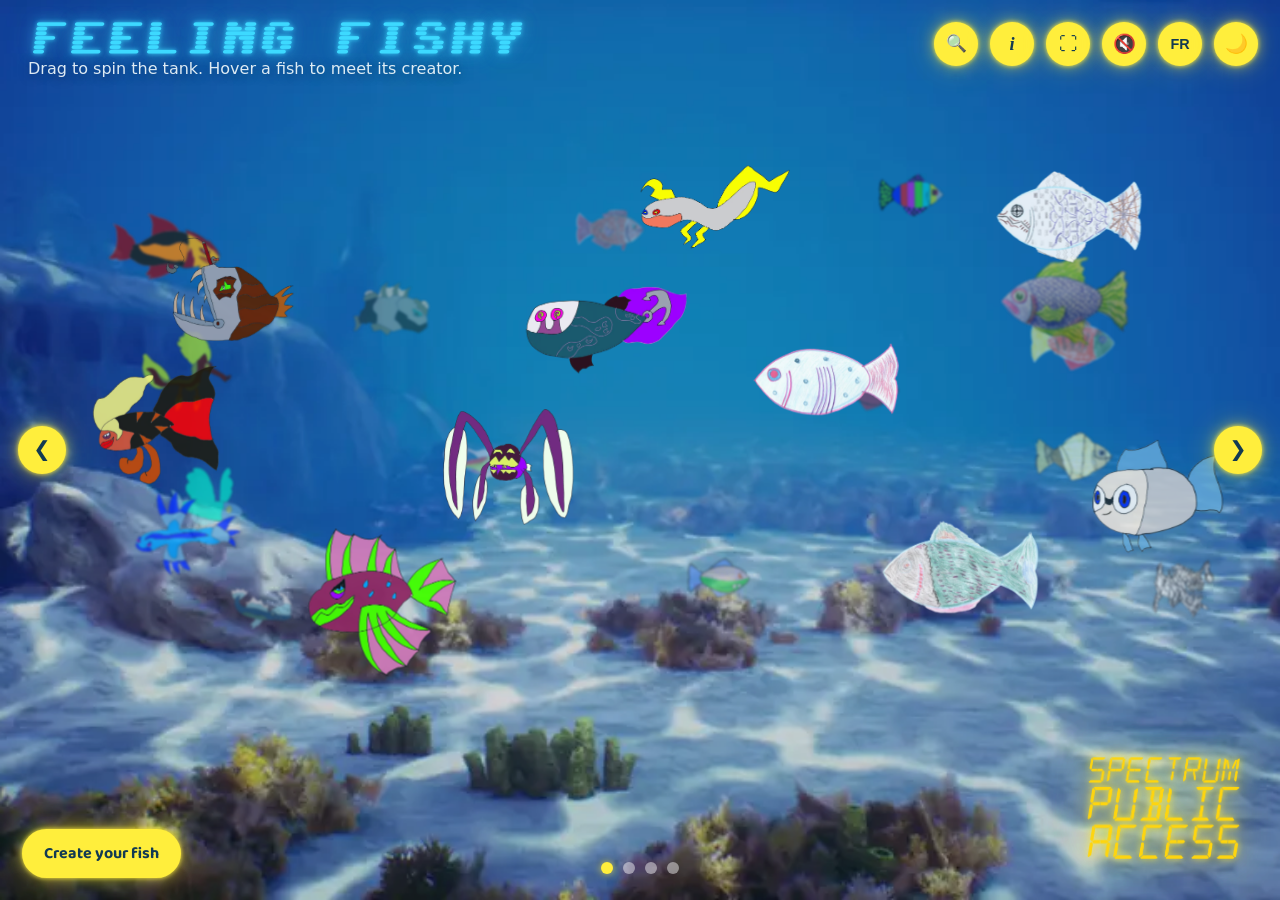
<file: deploy/feeling-fishy/index.html>
<!DOCTYPE html>
<html lang="en">
<head>
<meta charset="UTF-8">
<meta name="viewport" content="width=device-width, initial-scale=1.0">
<title>Feeling Fishy — The Spectrum Aquarium</title>
<meta name="description" content="An interactive art project from Spectrum Public Access — every fish in this aquarium was drawn by a real participant. Hover to meet the artist, or add your own.">
<link rel="icon" type="image/png" href="images/logo.png">

<!-- Social share preview (Facebook, Discord, Slack, iMessage, etc.) -->
<meta property="og:type" content="website">
<meta property="og:site_name" content="Spectrum Public Access">
<meta property="og:title" content="Feeling Fishy — The Spectrum Aquarium">
<meta property="og:description" content="An interactive art project from Spectrum Public Access — every fish in this aquarium was drawn by a real participant. Hover to meet the artist, or add your own.">
<meta property="og:image" content="images/og-preview.jpg">
<!-- ✏️ Add og:url once you have a real deployed domain, e.g.
     <meta property="og:url" content="https://your-domain-here/feeling-fishy/"> -->

<meta name="twitter:card" content="summary_large_image">
<meta name="twitter:title" content="Feeling Fishy — The Spectrum Aquarium">
<meta name="twitter:description" content="An interactive art project from Spectrum Public Access — every fish in this aquarium was drawn by a real participant. Hover to meet the artist, or add your own.">
<meta name="twitter:image" content="images/og-preview.jpg">

<!-- Fonts: Sixtyfour is a segmented digital-display font matching
     the SPA logo style; Baloo 2 stays for the fish name cards
     (falls back to system fonts wherever Google Fonts can't load) -->
<link rel="preconnect" href="https://fonts.googleapis.com">
<link href="https://fonts.googleapis.com/css2?family=Baloo+2:wght@600;700&family=Sixtyfour&display=swap" rel="stylesheet">

<script>
/* ==============================================================
   EMBEDDED DEMO IMAGES
   These five submissions are baked into the file as text so the
   preview works anywhere. On your real site you'll use normal
   files instead, e.g.  image: "images/my-fish.png"
   ============================================================== */
const EMBEDDED_IMAGES = {
  inlayCreate: "images/inlay-create.webp",   // placeholder -- swap out later
  inlaySubmit: "images/inlay-submit.webp",   // placeholder -- swap out later
  inlayDrawHere: "images/inlay-draw-here.webp",       // placeholder -- swap out later
  inlayDrawAtHome: "images/inlay-draw-at-home.webp",  // placeholder -- swap out later
  inlayPng: "images/inlay-print.webp",
  inlayKrita: "images/inlay-krita.webp",
  inlayPsd: "images/inlay-psd.webp",
  logo: "images/logo-2.webp",
  fish0: "images/fish/fish0.webp",
  fish83: "images/fish/fish83.webp",
  fish82: "images/fish/fish82.webp",
  fish81: "images/fish/fish81.webp",
  fish80: "images/fish/fish80.webp",
  fish79: "images/fish/fish79.webp",
  fish78: "images/fish/fish78.webp",
  fish77: "images/fish/fish77.webp",
  fish75: "images/fish/fish75.webp",
  fish72: "images/fish/fish72.webp",
  fish1: "images/fish/fish1.webp",
  fish2: "images/fish/fish2.webp",
  fish3: "images/fish/fish3.webp",
  fish4: "images/fish/fish4.webp",
  fish5: "images/fish/fish5.webp",
  fish6: "images/fish/fish6.webp",
  fish7: "images/fish/fish7.webp",
  fish8: "images/fish/fish8.webp",
  fish9: "images/fish/fish9.webp",
  fish10: "images/fish/fish10.webp",
  fish11: "images/fish/fish11.webp",
  fish12: "images/fish/fish12.webp",
  fish13: "images/fish/fish13.webp",
  fish14: "images/fish/fish14.webp",
  fish15: "images/fish/fish15.webp",
  fish16: "images/fish/fish16.webp",
  fish17: "images/fish/fish17.webp",
  fish18: "images/fish/fish18.webp",
  fish19: "images/fish/fish19.webp",
  fish20: "images/fish/fish20.webp",
  fish21: "images/fish/fish21.webp",
  fish22: "images/fish/fish22.webp",
  fish23: "images/fish/fish23.webp",
  fish24: "images/fish/fish24.webp",
  fish25: "images/fish/fish25.webp",
  fish26: "images/fish/fish26.webp",
  fish27: "images/fish/fish27.webp",
  fish28: "images/fish/fish28.webp",
  fish29: "images/fish/fish29.webp",
  fish30: "images/fish/fish30.webp",
  fish31: "images/fish/fish31.webp",
  fish32: "images/fish/fish32.webp",
  fish33: "images/fish/fish33.webp",
  fish34: "images/fish/fish34.webp",
  fish36: "images/fish/fish36.webp",
  fish37: "images/fish/fish37.webp",
  fish38: "images/fish/fish38.webp",
  fish39: "images/fish/fish39.webp",
  fish40: "images/fish/fish40.webp",
  fish41: "images/fish/fish41.webp",
  fish42: "images/fish/fish42.webp",
  fish43: "images/fish/fish43.webp",
  fish44: "images/fish/fish44.webp",
  fish45: "images/fish/fish45.webp",
  fish46: "images/fish/fish46.webp",
  fish47: "images/fish/fish47.webp",
  fish48: "images/fish/fish48.webp",
  fish49: "images/fish/fish49.webp",
  fish50: "images/fish/fish50.webp",
  fish51: "images/fish/fish51.webp",
  fish52: "images/fish/fish52.webp",
  fish53: "images/fish/fish53.webp",
  fish54: "images/fish/fish54.webp",
  fish55: "images/fish/fish55.webp",
  fish56: "images/fish/fish56.webp",
  fish57: "images/fish/fish57.webp",
  fish58: "images/fish/fish58.webp",
  fish59: "images/fish/fish59.webp",
  fish60: "images/fish/fish60.webp",
  fish61: "images/fish/fish61.webp",
  fish62: "images/fish/fish62.webp",
  fish63: "images/fish/fish63.webp",
  fish64: "images/fish/fish64.webp",
  fish65: "images/fish/fish65.webp",
  fish66: "images/fish/fish66.webp",
  fish67: "images/fish/fish67.webp",
  fish68: "images/fish/fish68.webp",
  fish69: "images/fish/fish69.webp",
  fish70: "images/fish/fish70.webp",
  fish71: "images/fish/fish71.webp",
};

/* Embedded demo audio — on the real site use files instead,
   e.g.  music: "audio/ambience.mp3"  */
const EMBEDDED_AUDIO = {
  music: "audio/music.mp3",
  chime: "audio/chime.mp3",
  pluck: "audio/pluck.mp3",
  drag: "audio/drag.mp3",
};

/* Embedded demo video (720p). On the real site, use the full-quality
   file instead:  backgroundVideo: "video/scene.mp4"  */
const EMBEDDED_VIDEO = "video/background.mp4";

/* A still frame from the video above, shown instantly while the
   video itself is still buffering — otherwise there's a blank gap
   (just the gradient) for however long the video takes to load. */
const EMBEDDED_VIDEO_POSTER = "video/background-poster.webp";

/* Portrait-cropped versions of the two above, used on phones instead.
   object-fit:cover on a tall narrow screen already only shows a
   ~26% center slice of the widescreen video — this is that same
   slice, pre-cropped before encoding, so the file is ~53% smaller
   with zero visible quality loss (nothing here was ever going to be
   on screen on a phone anyway). */
const EMBEDDED_VIDEO_MOBILE = "video/background-mobile.mp4";
const EMBEDDED_VIDEO_POSTER_MOBILE = "video/background-poster-mobile.webp";

/* The printable fish template, embedded at full print quality.
   On the real site, use a file: templateUrl: "files/template.png" */
const EMBEDDED_TEMPLATE = "files/fish-template.png";
</script>

<script>
/* ██████████████████████████████████████████████████████████████
   ██  YOUR DATA — the only section you edit                   ██
   ██  Everything below the big line is the engine.            ██
   ██████████████████████████████████████████████████████████████ */

const SETTINGS = {
  // Starting language: "en" or "fr"
  language: "en",

  // Logo shown top-right. Uses your embedded SPA logo — on the real
  // site you can point it at a file instead: logo: "images/logo.png"
  logo: EMBEDDED_IMAGES.logo,

  // The "Create your fish" button opens a pop-up with two options:
  // 1) Download the fish template (the embedded printable PNG)
  templateUrl: EMBEDDED_TEMPLATE,

  // Layered versions of the template for digital artists. Export
  // these from your own Photoshop / Krita source files and put
  // them next to the site. Set either to null to hide its button.
  templatePsd: "files/Feeling-Fishy-Template.psd",
  templateKrita: "files/Feeling-Fishy-Template.kra",

  // Vending-button inlay artwork (all optional). Point any of
  // these at an image (roughly 5:4, like an old machine's paper
  // inlay) and it fills that button's window — your own designs,
  // or logo art you have the rights to use.
  // Example: buttonInlays: { png: "images/inlay-print.png" },
  buttonInlays: {
    create: EMBEDDED_IMAGES.inlayCreate,  // "DESIGN A FISH" button -- placeholder
    draw: EMBEDDED_IMAGES.inlayDrawHere,  // "DRAW HERE" button -- placeholder
    download: EMBEDDED_IMAGES.inlayDrawAtHome,  // "DRAW AT HOME" button -- placeholder
    submit: EMBEDDED_IMAGES.inlaySubmit,  // "SUBMIT A FISH" button -- placeholder
    png: EMBEDDED_IMAGES.inlayPng,      // "Ready to print" format button
    psd: EMBEDDED_IMAGES.inlayPsd,      // Photoshop format button
    krita: EMBEDDED_IMAGES.inlayKrita,  // Krita format button
  },

  // Sound played when the "Create your fish" button is clicked:
  createSound: EMBEDDED_AUDIO.pluck,

  // Sound that plays while dragging the tank (stops on release,
  // and its pitch bends with your drag speed — underwater scratch):
  dragSound: EMBEDDED_AUDIO.drag,
  // 2) Submit your fish — your monday.com form's EMBED link (in
  //    monday: create a WorkForm, click Share → Embed, copy the
  //    src="..." URL from the iframe code). This opens inline in a
  //    pop-up over the tank rather than leaving the site.
  submitEmbedUrl: "https://forms.monday.com/forms/embed/712a0b5d93bb6187748b14aade412e28?r=use1",

  // 3) The draw tool's own "Submit My Fish" button skips that iframe
  //    entirely -- it posts the finished drawing straight to this
  //    Cloudflare Worker endpoint (see deploy/automation/
  //    cloudflare-worker.js), which creates the monday.com item and
  //    attaches the file itself via the API. Set to null to fall back
  //    to the old behavior (download the PNG, open the monday form).
  directSubmitEndpoint: "https://autofish.cameron-d89.workers.dev/submit-fish",

  // 4) After a successful submission, "Continue with my email" sends
  //    the visitor here with ?email=<their email> pre-filled — the
  //    portal's own sign-in flow (email OTP code) takes it from there
  //    and creates a free-tier account for them. Set to null to hide
  //    that button entirely and only show the plain "Done" close button.
  portalLoginUrl: "https://spectrumpublicaccess.com/filmlab/login",

  // Your ambience track. Set to null for no music.
  // On the real site, use a file: music: "audio/ambience.mp3"
  music: EMBEDDED_AUDIO.music,

  // Your own painted backdrop, or null for the color gradient:
  background: null,

  // A looping video backdrop (e.g. rendered from Unreal Engine).
  // Overrides `background`. Use .mp4 or .webm, e.g. "video/scene.mp4"
  backgroundVideo: EMBEDDED_VIDEO,

  // A still frame from the video, shown the instant the page loads
  // while the real video is still buffering. Set to null to skip
  // (shows the gradient instead until the video is ready).
  backgroundVideoPoster: EMBEDDED_VIDEO_POSTER,

  // Optional lighter/portrait-cropped versions used below 640px
  // width instead of the two above. Set either to null to just use
  // the regular version everywhere.
  backgroundVideoMobile: EMBEDDED_VIDEO_MOBILE,
  backgroundVideoPosterMobile: EMBEDDED_VIDEO_POSTER_MOBILE,

  // Darkens the video slightly so the fish stand out.
  // 0 = off, 0.15 = subtle, 0.4 = moody. Only affects video backdrops.
  videoDimmer: 0.15,
};

/* LANGUAGES — every visitor-facing phrase, in both languages.
   Edit the wording freely; the FR/EN button switches between them. */
const TEXT = {
  en: {
    tagline: "Drag to spin the tank. Hover a fish to meet its creator.",
    create: "Create your fish",
    nextSchool: "Next school of fish",
    prevSchool: "Previous school of fish",
    nextOption: "Next option",
    prevOption: "Previous option",
    createTitle: "Add your fish to the tank!",
    createInfoToggle: "How does it work?",
    optCreate: "DESIGN A FISH",
    createChooseTitle: "How do you want to make it?",
    download: "DRAW AT HOME",
    draw: "DRAW HERE",
    submit: "SUBMIT A FISH",
    howItWorksTitle: "How does it work?",
    walkMake: "Draw it right here, or download a template and make it your own way.",
    walkSend: "Send it in — it only takes a minute.",
    walkReview: "A real person checks every fish before it joins the tank.",
    walkSwim: "Once it's approved, your fish swims for everyone to see!",
    walkthroughPlaceholder: "Scene {n} of {total} — illustration coming soon",
    downloadTitle: "Choose your template",
    asIs: "Ready to print",
    psd: "Photoshop (PSD)",
    krita: "Krita (KRA)",
    downloadInfoToggle: "How does it work?",
    templateHowItWorksTitle: "How does it work?",
    walkTemplateFreedom: "Color in the guide, or draw something completely your own — the template is just a starting point.",
    walkTemplatePaper: "Working on paper? Scan it if you've got one, or just take a clear, well-lit photo with your phone.",
    walkTemplateDigital: "Working digitally? Whatever app you used, export your finished piece as a transparent PNG before submitting.",
    walkTemplateSize: "Keep your file size reasonable — it won't change how it looks in the tank, just how long it takes to upload.",
    goBack: "Back",
    close: "Close",
    by: "by",
    artworkBy: "Artwork by",
    fishAlt: "Fish",
    searchTitle: "Find a fish",
    menuLabel: "Menu",
    splashPrompt: "Tap to dive in",
    splashAriaLabel: "Enter the Feeling Fishy tank",
    rotatePrompt: "Please rotate your device to portrait to view Feeling Fishy.",
    nightMode: "Night mode — coming soon",
    fullscreenEnter: "View fullscreen",
    fullscreenExit: "Exit fullscreen",
    searchPlaceholder: "Type a name…",
    searchResultsLabel: "Matching fish",
    searchBrowseAll: "Browse every fish in the tank.",
    searchCount: "Fish found.",
    searchNone: "No fish found.",
    searchTruncated: "Showing the first {n} — type a name to narrow it down.",
    randomFish: "Random fish",
    prevCreatorFish: "Previous fish by this creator",
    nextCreatorFish: "Next fish by this creator",
    back: "Close",
    drawTitle: "Draw your fish",
    drawToolLoadError: "Couldn't load the drawing tool — check your connection and try again.",
    submitTitle: "Submit your fish",
    submitNote: "Attach your fish file below — a name and email are all we need alongside it.",
    submitFrameTitle: "Feeling Fishy submission form",
    directSubmitTitle: "Almost done!",
    directSubmitIntro: "Just add your name, email and postal code and send it for review.",
    directSubmitIntroUpload: "Attach your fish design below and add a name, email, postal code — and before you know it, your fish will be swimming.",
    directSubmitFileLabel: "Fish file",
    directSubmitLockedHint: "Filled in from your Spectrum portal account.",
    directSubmitNameLabel: "Name",
    directSubmitEmailLabel: "Email",
    directSubmitPostalLabel: "Postal code",
    directSubmitSend: "Send it in",
    directSubmitSending: "Sending…",
    directSubmitError: "Something went wrong — check your connection and try again.",
    directSubmitSuccessText: "Thanks! Your fish has been submitted for review.",
    directSubmitContinueText: "Want to save this to your own portfolio, and see what else is here?",
    directSubmitContinue: "Continue with my email",
    directSubmitDone: "Done",
    info: "About this project",
    infoTitle: "Feeling Fishy",
    // ✏️ Replace with your own project description.
    infoIntro: "Feeling Fishy is an interactive art project from Spectrum Public Access. Every fish swimming in this tank was drawn by a real participant — hover or tap one to see who made it, and add your own any time.",
    howToTitle: "How to use this page",
    howTo: [
      "Drag anywhere in the tank to spin it and look around.",
      "Hover or tap a fish to see its creator's name.",
      "Press 🔍 to search for a fish by the artist's name — or leave it blank to browse everyone, using the arrow keys and Enter.",
      "If a creator has more than one fish, arrows beside the picture let you page through all of theirs.",
      "Press \"Create your fish\" to draw one right on the page, download a template to work on elsewhere, or upload one you've already made — add a name, email, and postal code, and it's sent straight in for review.",
      "The 🔊 button toggles sound, and EN/FR switches language.",
    ],
  },
  fr: {
    tagline: "Faites glisser pour faire tourner l'aquarium. Survolez un poisson pour rencontrer son créateur.",
    create: "Crée ton poisson",
    nextSchool: "Banc de poissons suivant",
    prevSchool: "Banc de poissons précédent",
    nextOption: "Option suivante",
    prevOption: "Option précédente",
    createTitle: "Ajoute ton poisson à l'aquarium !",
    createInfoToggle: "Comment ça marche ?",
    optCreate: "CONÇOIS UN POISSON",
    createChooseTitle: "Comment veux-tu le fabriquer ?",
    download: "DESSINE CHEZ TOI",
    draw: "DESSINE ICI",
    submit: "SOUMETS UN POISSON",
    howItWorksTitle: "Comment ça marche ?",
    walkMake: "Dessine-le ici, ou télécharge un modèle et fais-le à ta façon.",
    walkSend: "Envoie-le — ça ne prend qu'une minute.",
    walkReview: "Une vraie personne vérifie chaque poisson avant qu'il rejoigne l'aquarium.",
    walkSwim: "Une fois approuvé, ton poisson nage pour que tout le monde le voie !",
    walkthroughPlaceholder: "Scène {n} sur {total} — illustration à venir",
    downloadTitle: "Choisis ton modèle",
    asIs: "Prêt à imprimer",
    psd: "Photoshop (PSD)",
    krita: "Krita (KRA)",
    downloadInfoToggle: "Comment ça marche ?",
    templateHowItWorksTitle: "Comment ça marche ?",
    walkTemplateFreedom: "Colorie le guide, ou dessine quelque chose de complètement différent — le modèle n'est qu'un point de départ.",
    walkTemplatePaper: "Tu travailles sur papier ? Numérise-le si tu peux, ou prends simplement une photo claire et bien éclairée avec ton téléphone.",
    walkTemplateDigital: "Tu travailles numériquement ? Peu importe l'appli utilisée, exporte ton œuvre finale en PNG avec un fond transparent avant de la soumettre.",
    walkTemplateSize: "Garde une taille de fichier raisonnable — ça ne change pas l'apparence dans l'aquarium, juste le temps de téléversement.",
    goBack: "Retour",
    close: "Fermer",
    by: "par",
    artworkBy: "Œuvre de",
    fishAlt: "Poisson",
    searchTitle: "Trouve un poisson",
    menuLabel: "Menu",
    splashPrompt: "Touche pour plonger",
    splashAriaLabel: "Entre dans l'aquarium Feeling Fishy",
    rotatePrompt: "Veuillez faire pivoter votre appareil en mode portrait pour voir Feeling Fishy.",
    nightMode: "Mode nuit — bientôt disponible",
    fullscreenEnter: "Plein écran",
    fullscreenExit: "Quitter le plein écran",
    searchPlaceholder: "Tape un nom…",
    searchResultsLabel: "Poissons correspondants",
    searchBrowseAll: "Découvre tous les poissons de l'aquarium.",
    searchCount: "Poissons trouvés.",
    searchNone: "Aucun poisson trouvé.",
    searchTruncated: "Affichage des {n} premiers — tape un nom pour affiner.",
    randomFish: "Poisson au hasard",
    prevCreatorFish: "Poisson précédent de ce créateur",
    nextCreatorFish: "Poisson suivant de ce créateur",
    back: "Fermer",
    drawTitle: "Dessine ton poisson",
    drawToolLoadError: "Impossible de charger l'outil de dessin — vérifie ta connexion et réessaie.",
    submitTitle: "Soumets ton poisson",
    submitNote: "Joins ton fichier de poisson ci-dessous — un nom et un courriel suffisent en plus.",
    submitFrameTitle: "Formulaire de soumission Feeling Fishy",
    directSubmitTitle: "Presque fini !",
    directSubmitIntro: "Ajoute juste ton nom, courriel et code postal, et envoie-le pour révision.",
    directSubmitIntroUpload: "Joins le dessin de ton poisson ci-dessous et ajoute un nom, un courriel, un code postal — et avant même de t'en rendre compte, ton poisson nagera dans l'aquarium.",
    directSubmitFileLabel: "Fichier du poisson",
    directSubmitLockedHint: "Rempli à partir de ton compte du portail Spectrum.",
    directSubmitNameLabel: "Nom",
    directSubmitEmailLabel: "Courriel",
    directSubmitPostalLabel: "Code postal",
    directSubmitSend: "Envoie-le",
    directSubmitSending: "Envoi…",
    directSubmitError: "Une erreur s'est produite — vérifie ta connexion et réessaie.",
    directSubmitSuccessText: "Merci ! Ton poisson a été soumis pour révision.",
    directSubmitContinueText: "Envie de sauvegarder ceci dans ton propre portfolio, et de voir ce qu'il y a d'autre ici ?",
    directSubmitContinue: "Continuer avec mon courriel",
    directSubmitDone: "Terminé",
    info: "À propos de ce projet",
    infoTitle: "Feeling Fishy",
    // ✏️ Remplace par la description de ton projet.
    infoIntro: "Feeling Fishy est un projet artistique interactif de Spectrum Public Access. Chaque poisson qui nage dans cet aquarium a été dessiné par un vrai participant — survole ou touche un poisson pour voir qui l'a créé, et ajoute le tien à tout moment.",
    howToTitle: "Comment utiliser cette page",
    howTo: [
      "Fais glisser n'importe où dans l'aquarium pour le faire tourner et regarder autour.",
      "Survole ou touche un poisson pour voir le nom de son créateur.",
      "Appuie sur 🔍 pour chercher un poisson par le nom de l'artiste — ou laisse le champ vide pour tous les voir, avec les flèches et Entrée.",
      "Si un créateur a plusieurs poissons, des flèches à côté de l'image permettent de les parcourir tous.",
      "Appuie sur « Crée ton poisson » pour en dessiner un directement sur la page, télécharger un modèle à faire ailleurs, ou en téléverser un déjà terminé — ajoute un nom, un courriel et un code postal, et il est envoyé directement pour révision.",
      "Le bouton 🔊 active ou coupe le son, et EN/FR change la langue.",
    ],
  },
};

/* THE FISH ← add one line for each new submission!
   Required: name, creator, image
   Optional: size   – width in pixels (default 120)
             height – vertical spot, 0 = surface, 100 = floor
             sound  – the note sample played on hover. Every fish
                      is auto-pitched to its own step of a musical
                      scale, so overlapping hovers make chords
             bio    – a sentence or two from the creator, shown
                      on the pop-up card if they chose to share,
                      e.g. bio: "Jamie loves sharks and glitter." */
const FISH = [
  // Matched from the handwritten "Feeling Fishy List" against the
  // original Spectrum_Fish_Template#### filenames. Fish name and bio
  // left blank — add those per fish when ready.
  { name: "", creator: "Felipe", bio: "", image: EMBEDDED_IMAGES.fish0, sound: EMBEDDED_AUDIO.chime, height: 28, size: 150 },
  { name: "", creator: "Aedan", bio: "", image: EMBEDDED_IMAGES.fish1, sound: EMBEDDED_AUDIO.chime, height: 48, size: 140 },
  { name: "", creator: "Daelan", bio: "", image: EMBEDDED_IMAGES.fish2, sound: EMBEDDED_AUDIO.chime, height: 20, size: 150 },
  { name: "", creator: "Zakaria", bio: "", image: EMBEDDED_IMAGES.fish3, sound: EMBEDDED_AUDIO.chime, height: 58, size: 145 },
  { name: "", creator: "Simon", bio: "", image: EMBEDDED_IMAGES.fish4, sound: EMBEDDED_AUDIO.chime, height: 38, size: 130 },
  { name: "", creator: "Aedan", bio: "", image: EMBEDDED_IMAGES.fish5, sound: EMBEDDED_AUDIO.chime, height: 18, size: 130 },
  { name: "", creator: "Aedan", bio: "", image: EMBEDDED_IMAGES.fish6, sound: EMBEDDED_AUDIO.chime, height: 32, size: 140 },
  { name: "", creator: "Aedan", bio: "", image: EMBEDDED_IMAGES.fish7, sound: EMBEDDED_AUDIO.chime, height: 46, size: 115 },
  { name: "", creator: "Aedan", bio: "", image: EMBEDDED_IMAGES.fish8, sound: EMBEDDED_AUDIO.chime, height: 60, size: 135 },
  { name: "", creator: "Aedan", bio: "", image: EMBEDDED_IMAGES.fish9, sound: EMBEDDED_AUDIO.chime, height: 25, size: 125 },
  { name: "", creator: "Aedan", bio: "", image: EMBEDDED_IMAGES.fish10, sound: EMBEDDED_AUDIO.chime, height: 40, size: 130 },
  { name: "", creator: "Aedan", bio: "", image: EMBEDDED_IMAGES.fish11, sound: EMBEDDED_AUDIO.chime, height: 54, size: 120 },
  { name: "", creator: "Aedan", bio: "", image: EMBEDDED_IMAGES.fish12, sound: EMBEDDED_AUDIO.chime, height: 22, size: 140 },
  { name: "", creator: "Aedan", bio: "", image: EMBEDDED_IMAGES.fish13, sound: EMBEDDED_AUDIO.chime, height: 36, size: 125 },
  { name: "", creator: "Aedan", bio: "", image: EMBEDDED_IMAGES.fish14, sound: EMBEDDED_AUDIO.chime, height: 50, size: 130 },
  { name: "", creator: "Aedan", bio: "", image: EMBEDDED_IMAGES.fish15, sound: EMBEDDED_AUDIO.chime, height: 64, size: 115 },
  { name: "", creator: "Aedan", bio: "", image: EMBEDDED_IMAGES.fish16, sound: EMBEDDED_AUDIO.chime, height: 28, size: 150 },
  { name: "", creator: "Alexandre", bio: "", image: EMBEDDED_IMAGES.fish17, sound: EMBEDDED_AUDIO.chime, height: 48, size: 140 },
  { name: "", creator: "Armin", bio: "", image: EMBEDDED_IMAGES.fish18, sound: EMBEDDED_AUDIO.chime, height: 20, size: 150 },
  { name: "", creator: "Dillan", bio: "", image: EMBEDDED_IMAGES.fish19, sound: EMBEDDED_AUDIO.chime, height: 58, size: 145 },
  { name: "", creator: "Julian", bio: "", image: EMBEDDED_IMAGES.fish20, sound: EMBEDDED_AUDIO.chime, height: 38, size: 130 },
  { name: "", creator: "Levi", bio: "", image: EMBEDDED_IMAGES.fish21, sound: EMBEDDED_AUDIO.chime, height: 18, size: 130 },
  { name: "", creator: "Annik", bio: "", image: EMBEDDED_IMAGES.fish22, sound: EMBEDDED_AUDIO.chime, height: 32, size: 140 },
  { name: "", creator: "Marcus", bio: "", image: EMBEDDED_IMAGES.fish23, sound: EMBEDDED_AUDIO.chime, height: 46, size: 115 },
  { name: "", creator: "Josh", bio: "", image: EMBEDDED_IMAGES.fish24, sound: EMBEDDED_AUDIO.chime, height: 60, size: 135 },
  { name: "", creator: "Matthew", bio: "", image: EMBEDDED_IMAGES.fish25, sound: EMBEDDED_AUDIO.chime, height: 25, size: 125 },
  { name: "", creator: "Adrien", bio: "", image: EMBEDDED_IMAGES.fish26, sound: EMBEDDED_AUDIO.chime, height: 40, size: 130 },
  { name: "", creator: "David", bio: "", image: EMBEDDED_IMAGES.fish27, sound: EMBEDDED_AUDIO.chime, height: 54, size: 120 },
  { name: "", creator: "Marc-Arthur", bio: "", image: EMBEDDED_IMAGES.fish28, sound: EMBEDDED_AUDIO.chime, height: 22, size: 140 },
  { name: "", creator: "Alexandre", bio: "", image: EMBEDDED_IMAGES.fish29, sound: EMBEDDED_AUDIO.chime, height: 36, size: 125 },
  { name: "", creator: "Annie", bio: "", image: EMBEDDED_IMAGES.fish30, sound: EMBEDDED_AUDIO.chime, height: 50, size: 130 },
  { name: "", creator: "Arc", bio: "", image: EMBEDDED_IMAGES.fish31, sound: EMBEDDED_AUDIO.chime, height: 64, size: 115 },
  { name: "", creator: "Tita", bio: "", image: EMBEDDED_IMAGES.fish32, sound: EMBEDDED_AUDIO.chime, height: 28, size: 150 },
  { name: "", creator: "Luca", bio: "", image: EMBEDDED_IMAGES.fish33, sound: EMBEDDED_AUDIO.chime, height: 48, size: 140 },
  { name: "", creator: "Lynn", bio: "", image: EMBEDDED_IMAGES.fish34, sound: EMBEDDED_AUDIO.chime, height: 20, size: 150 },
  { name: "", creator: "Omar", bio: "", image: EMBEDDED_IMAGES.fish36, sound: EMBEDDED_AUDIO.chime, height: 38, size: 130 },
  { name: "", creator: "Ugo", bio: "", image: EMBEDDED_IMAGES.fish37, sound: EMBEDDED_AUDIO.chime, height: 18, size: 130 },
  { name: "", creator: "Felix", bio: "", image: EMBEDDED_IMAGES.fish38, sound: EMBEDDED_AUDIO.chime, height: 32, size: 140 },
  { name: "", creator: "Felix", bio: "", image: EMBEDDED_IMAGES.fish39, sound: EMBEDDED_AUDIO.chime, height: 46, size: 115 },
  { name: "", creator: "Felix", bio: "", image: EMBEDDED_IMAGES.fish40, sound: EMBEDDED_AUDIO.chime, height: 60, size: 135 },
  { name: "", creator: "William", bio: "", image: EMBEDDED_IMAGES.fish41, sound: EMBEDDED_AUDIO.chime, height: 25, size: 125 },
  { name: "", creator: "Anonymous", bio: "", image: EMBEDDED_IMAGES.fish42, sound: EMBEDDED_AUDIO.chime, height: 40, size: 130 },
  { name: "", creator: "Zakaria", bio: "", image: EMBEDDED_IMAGES.fish43, sound: EMBEDDED_AUDIO.chime, height: 54, size: 120 },
  { name: "", creator: "Leeza", bio: "", image: EMBEDDED_IMAGES.fish44, sound: EMBEDDED_AUDIO.chime, height: 22, size: 140 },
  { name: "", creator: "Anthony", bio: "", image: EMBEDDED_IMAGES.fish45, sound: EMBEDDED_AUDIO.chime, height: 36, size: 125 },
  { name: "", creator: "Daniel", bio: "", image: EMBEDDED_IMAGES.fish46, sound: EMBEDDED_AUDIO.chime, height: 50, size: 130 },
  { name: "", creator: "Owen", bio: "", image: EMBEDDED_IMAGES.fish47, sound: EMBEDDED_AUDIO.chime, height: 64, size: 115 },
  { name: "", creator: "Owen", bio: "", image: EMBEDDED_IMAGES.fish48, sound: EMBEDDED_AUDIO.chime, height: 28, size: 150 },
  { name: "", creator: "Emily", bio: "", image: EMBEDDED_IMAGES.fish49, sound: EMBEDDED_AUDIO.chime, height: 48, size: 140 },
  { name: "", creator: "Emily", bio: "", image: EMBEDDED_IMAGES.fish50, sound: EMBEDDED_AUDIO.chime, height: 20, size: 150 },
  { name: "", creator: "Robin", bio: "", image: EMBEDDED_IMAGES.fish51, sound: EMBEDDED_AUDIO.chime, height: 58, size: 145 },
  { name: "", creator: "Daniel", bio: "", image: EMBEDDED_IMAGES.fish52, sound: EMBEDDED_AUDIO.chime, height: 38, size: 130 },
  { name: "", creator: "Saskia", bio: "", image: EMBEDDED_IMAGES.fish53, sound: EMBEDDED_AUDIO.chime, height: 18, size: 130 },
  { name: "", creator: "Emily", bio: "", image: EMBEDDED_IMAGES.fish54, sound: EMBEDDED_AUDIO.chime, height: 32, size: 140 },
  { name: "", creator: "Emily", bio: "", image: EMBEDDED_IMAGES.fish55, sound: EMBEDDED_AUDIO.chime, height: 46, size: 115 },
  { name: "", creator: "Emily", bio: "", image: EMBEDDED_IMAGES.fish56, sound: EMBEDDED_AUDIO.chime, height: 60, size: 135 },
  { name: "", creator: "Emily", bio: "", image: EMBEDDED_IMAGES.fish57, sound: EMBEDDED_AUDIO.chime, height: 25, size: 125 },
  { name: "", creator: "Emily", bio: "", image: EMBEDDED_IMAGES.fish58, sound: EMBEDDED_AUDIO.chime, height: 40, size: 130 },
  { name: "", creator: "Emily", bio: "", image: EMBEDDED_IMAGES.fish59, sound: EMBEDDED_AUDIO.chime, height: 54, size: 120 },
  { name: "", creator: "Emily", bio: "", image: EMBEDDED_IMAGES.fish60, sound: EMBEDDED_AUDIO.chime, height: 22, size: 140 },
  { name: "", creator: "Emily", bio: "", image: EMBEDDED_IMAGES.fish61, sound: EMBEDDED_AUDIO.chime, height: 36, size: 125 },
  { name: "", creator: "Emily", bio: "", image: EMBEDDED_IMAGES.fish62, sound: EMBEDDED_AUDIO.chime, height: 50, size: 130 },
  { name: "", creator: "Emily", bio: "", image: EMBEDDED_IMAGES.fish63, sound: EMBEDDED_AUDIO.chime, height: 64, size: 115 },
  { name: "", creator: "Emily", bio: "", image: EMBEDDED_IMAGES.fish64, sound: EMBEDDED_AUDIO.chime, height: 28, size: 150 },
  { name: "", creator: "Emily", bio: "", image: EMBEDDED_IMAGES.fish65, sound: EMBEDDED_AUDIO.chime, height: 48, size: 140 },
  { name: "", creator: "Emily", bio: "", image: EMBEDDED_IMAGES.fish66, sound: EMBEDDED_AUDIO.chime, height: 20, size: 150 },
  { name: "", creator: "Emily", bio: "", image: EMBEDDED_IMAGES.fish67, sound: EMBEDDED_AUDIO.chime, height: 58, size: 145 },
  { name: "", creator: "Emily", bio: "", image: EMBEDDED_IMAGES.fish68, sound: EMBEDDED_AUDIO.chime, height: 38, size: 130 },
  { name: "", creator: "Emily", bio: "", image: EMBEDDED_IMAGES.fish69, sound: EMBEDDED_AUDIO.chime, height: 18, size: 130 },
  { name: "", creator: "Emily", bio: "", image: EMBEDDED_IMAGES.fish70, sound: EMBEDDED_AUDIO.chime, height: 32, size: 140 },
  { name: "", creator: "Ben", bio: "", image: EMBEDDED_IMAGES.fish71, sound: EMBEDDED_AUDIO.chime, height: 46, size: 115 },
  { name: "", creator: "Felipe", creatorId: "364c67892b41", bio: "", image: EMBEDDED_IMAGES.fish72, sound: EMBEDDED_AUDIO.chime, height: 60, size: 135 },
  { name: "", creator: "Felipe", creatorId: "7921fd371a8d", bio: "", image: EMBEDDED_IMAGES.fish75, sound: EMBEDDED_AUDIO.chime, height: 54, size: 120 },
  { name: "", creator: "Dan", creatorId: "681095167af5", bio: "", image: EMBEDDED_IMAGES.fish77, sound: EMBEDDED_AUDIO.chime, height: 36, size: 125 },
  { name: "", creator: "Jad", creatorId: "061e5376cc28", bio: "", image: EMBEDDED_IMAGES.fish78, sound: EMBEDDED_AUDIO.chime, height: 50, size: 130 },
  { name: "", creator: "Lucien", creatorId: "545e36de012f", bio: "", image: EMBEDDED_IMAGES.fish79, sound: EMBEDDED_AUDIO.chime, height: 50, size: 130 },
  { name: "", creator: "Nalia", creatorId: "01ede55a916f", bio: "", image: EMBEDDED_IMAGES.fish80, sound: EMBEDDED_AUDIO.chime, height: 50, size: 130 },
  { name: "", creator: "Sofia", creatorId: "457445485bf2", bio: "", image: EMBEDDED_IMAGES.fish81, sound: EMBEDDED_AUDIO.chime, height: 48, size: 140 },
  { name: "", creator: "robert", creatorId: "87ed0b1d1aa1", bio: "", image: EMBEDDED_IMAGES.fish82, sound: EMBEDDED_AUDIO.chime, height: 20, size: 150 },
  { name: "", creator: "Claire", creatorId: "4c83cc958c1f", bio: "", image: EMBEDDED_IMAGES.fish83, sound: EMBEDDED_AUDIO.chime, height: 58, size: 145 },
];

/* SEA FLOOR DECORATIONS
   Required: image, x (0–100, % across the floor), height (pixels)
   Optional: sway: true → moves like seaweed */
const DECORATIONS = [
  // Disabled while the Unreal scene provides the sea floor — remove
  // the // at the start of a line to layer your drawings on top.
  // { image: "images/seaweed-01.png", x: 8,  height: 140, sway: true },
  // { image: "images/coral-01.png",   x: 25, height: 90 },
  // { image: "images/seaweed-02.png", x: 60, height: 160, sway: true },
  // { image: "images/coral-02.png",   x: 85, height: 100 },
];

/* MOTION SETTINGS — tune how the tank feels */
const ORBIT = {
  speed: 0.06,        // auto-rotation speed (higher = faster)
  radiusX: 0.38,      // orbit width (fraction of screen width)
  nearScale: 1.15,    // fish size at the very front
  farScale: 0.45,     // fish size at the very back
  farOpacity: 0.45,   // how faded the farthest fish get
  farBlur: 2.5,       // blur (px) on the farthest fish
  bobAmount: 10,      // gentle up/down float, in pixels
};

/* WATER EFFECTS — turn each one on (true) or off (false) */
const WATER = {
  bubbles: 10,          // how many bubbles rise (0 = none)
  rays: false,          // shimmering light shafts from the surface
  ripple: false,        // subtle distortion — heavy on older devices
  rippleStrength: 9,    // distortion strength if ripple is on
};

/* SCHOOLS — the tank shows one school of fish at a time, with
   arrows to swim between them. This caps how many fish share the
   screen so the tank never gets overcrowded as submissions grow.
   25 matches the density the tank was designed around. */
const SCHOOL_SIZE = 25;

/* ██████████████████████████████████████████████████████████████
   ██  END OF YOUR DATA — engine below, no need to edit        ██
   ██████████████████████████████████████████████████████████████ */
</script>

<style>
/* Sixtyfour — the same fallback the main Spectrum Public Access site
   uses for its logo-styled text (its actual "Alarm Clock" typeface
   is local-only, no .ttf embedded, so this is what visitors really
   see there). Used here for the info toggle to borrow that brand
   voice for one small element rather than importing it site-wide. */
@import url('https://fonts.googleapis.com/css2?family=Sixtyfour&display=swap');

:root {
  --water-top:    #6ecfe0;
  --water-mid:    #1d7ea8;
  --water-bottom: #0b3556;
  --text:         #f4fbfd;
  --card-bg:      #ffffff;
  --card-text:    #123a52;
  --logo-glow:    255, 238, 60;   /* neon yellow (R, G, B) — match your logo */
  --title-glow:   61, 217, 255;   /* neon blue (R, G, B) — the title's neon color */
  --title-font:   'Baloo 2', 'Comic Sans MS', system-ui, sans-serif;
}

* { margin: 0; padding: 0; box-sizing: border-box; }

body {
  font-family: system-ui, sans-serif;
  color: var(--text);
  overflow: hidden;
  cursor: grab;
}
body.dragging { cursor: grabbing; }

#tank {
  position: fixed;
  inset: 0;
  background: linear-gradient(to bottom,
    var(--water-top) 0%, var(--water-mid) 45%, var(--water-bottom) 100%);
  background-size: cover;
  background-position: center;
  /* Without this, a touch-drag that drifts vertically can get
     reinterpreted mid-gesture as a page scroll/pull-to-refresh on
     mobile — the browser cancels the pointer sequence (pointercancel,
     not pointerup) to take it over, which left isDragging stuck true
     and the carousel frozen (see the pointercancel handler in JS).
     Scoped to #tank rather than body so overlay cards elsewhere in
     the page keep their own scrollable content. */
  touch-action: none;
}

/* WATER EFFECTS — bubbles and light rays (created by JS) */
.bubble {
  position: absolute;
  bottom: -30px;
  background: radial-gradient(circle at 32% 30%,
    rgba(255,255,255,0.55), rgba(255,255,255,0.08) 60%);
  border: 1px solid rgba(255,255,255,0.35);
  border-radius: 50%;
  animation: rise linear infinite;
  pointer-events: none;
}
/* Bubbles rise while wobbling sideways; --sway is set per bubble */
@keyframes rise {
  0%   { transform: translate(0, 0); }
  25%  { transform: translate(var(--sway), -28vh); }
  50%  { transform: translate(calc(var(--sway) * -1), -56vh); }
  75%  { transform: translate(var(--sway), -84vh); }
  100% { transform: translate(0, -112vh); }
}

.ray {
  position: absolute;
  top: -10%;
  width: 12vw;
  height: 85vh;
  background: linear-gradient(to bottom,
    rgba(255,255,255,0.22), rgba(255,255,255,0));
  transform: skewX(-12deg);
  animation: shimmer 7s ease-in-out infinite alternate;
  pointer-events: none;
  z-index: 400;
}
@keyframes shimmer {
  from { opacity: 0.35; }
  to   { opacity: 0.9; }
}

/* FISH — position/scale/blur handled live by the orbit engine */
.fish {
  position: absolute;
  left: 0; top: 0;
  will-change: transform;
  user-select: none;
}
.fish img {
  display: block;
  width: 100%;
  pointer-events: none;
  -webkit-user-drag: none;
}
/* Hover animations — each fish is randomly assigned one of three
   personalities at load: a swimmer, a darter, or a flutterer. */
.fish.anim0:hover .wiggle { animation: swim 0.6s ease-in-out infinite alternate; }
.fish.anim1:hover .wiggle { animation: dart 0.32s ease-in-out infinite alternate; }
.fish.anim2:hover .wiggle { animation: flutter 0.85s ease-in-out infinite alternate; }
@keyframes swim {
  from { transform: rotate(-4deg) translateY(-3px); }
  to   { transform: rotate(4deg)  translateY(3px); }
}
@keyframes dart {
  from { transform: translateX(-5px) rotate(-2deg); }
  to   { transform: translateX(5px)  rotate(2deg); }
}
@keyframes flutter {
  from { transform: rotate(-7deg) scale(1); }
  to   { transform: rotate(5deg)  scale(1.05); }
}
.name-tag {
  position: absolute;
  left: 50%;
  bottom: -32px;
  transform: translateX(-50%);
  background: rgba(255,255,255,0.95);
  color: var(--card-text);
  font-weight: 700;
  font-size: 0.85rem;
  padding: 5px 14px;
  border-radius: 999px;
  white-space: nowrap;
  opacity: 0;
  transition: opacity 0.2s ease;
  pointer-events: none;
}
.fish:hover .name-tag { opacity: 1; }

/* Thought bubble — pops from the fish's mouth on hover, showing
   the creator's bio. Flips sides when the fish faces the other way. */
.thought {
  position: absolute;
  bottom: calc(100% + 20px);
  left: -8%;
  min-width: 120px;
  max-width: 190px;
  background: rgba(255,255,255,0.94);
  color: var(--card-text);
  font-size: 0.8rem;
  line-height: 1.35;
  padding: 10px 14px;
  border-radius: 18px;
  opacity: 0;
  transform: scale(0.3);
  transform-origin: bottom left;
  transition: opacity 0.22s ease,
              transform 0.3s cubic-bezier(0.34, 1.5, 0.64, 1);
  pointer-events: none;
}
/* The little trailing thought-dots down toward the mouth */
.thought::after, .thought::before {
  content: "";
  position: absolute;
  background: rgba(255,255,255,0.94);
  border-radius: 50%;
}
.thought::after  { width: 10px; height: 10px; left: 14px; bottom: -13px; }
.thought::before { width: 6px;  height: 6px;  left: 7px;  bottom: -23px; }
.fish:hover .thought {
  opacity: 1;
  transform: scale(1);
  /* The bubble waits for 3 seconds of continuous hover before it
     pops — leave early and it never appears. (The name tag still
     shows instantly.) Hiding is immediate: the 0s delay below. */
  transition-delay: 3s;
}
.fish .thought { transition-delay: 0s; }
/* When the fish is mirrored, the mouth (and bubble) swap sides */
.fish.flipped .thought { left: auto; right: -8%; transform-origin: bottom right; }
.fish.flipped .thought::after  { left: auto; right: 14px; }
.fish.flipped .thought::before { left: auto; right: 7px; }

/* Info / Sound / Language — one flex row. */
.top-controls {
  position: fixed;
  top: 22px;
  right: 22px;
  z-index: 600;
  display: flex;
  align-items: center;
  gap: 12px;
}

/* Only ever shown on mobile — see the media query further down,
   which both reveals this and hides the row it collapses. */
.menu-toggle-btn { display: none; }

/* SEA FLOOR DECORATIONS */
.decoration { position: absolute; bottom: 0; pointer-events: none; z-index: 2; }
.decoration img { display: block; height: 100%; width: auto; }
.decoration.sways {
  transform-origin: bottom center;
  animation: sway 4s ease-in-out infinite alternate;
}
@keyframes sway {
  from { transform: rotate(-5deg); }
  to   { transform: rotate(5deg); }
}

/* HEADER + CORNER BUTTONS */
header {
  position: fixed;
  top: 0; left: 0; right: 0;
  padding: 22px 28px;
  z-index: 500;
  text-shadow: 0 2px 10px rgba(6,40,66,0.5);
  pointer-events: none;
}
header h1 {
  /* Segmented digital font like the SPA logo, in neon blue.
     The glow is three text-shadows: bright core, halo, wide spill.
     The skew mimics the logo's italic slant. */
  font-family: 'Sixtyfour', 'Courier New', monospace;
  font-weight: 400;
  font-size: clamp(1.2rem, 3.4vw, 2.3rem);
  text-transform: uppercase;
  letter-spacing: 1px;
  color: rgb(var(--title-glow));
  text-shadow:
    0 0 4px  rgba(var(--title-glow), 0.9),
    0 0 14px rgba(var(--title-glow), 0.55),
    0 0 34px rgba(var(--title-glow), 0.3);
  transform: skewX(-8deg);
  transform-origin: left bottom;
}
header p  { font-size: clamp(0.85rem, 2vw, 1rem); opacity: 0.9; }

/* "Create your fish" — bottom-left, like the reference site */
.create-btn {
  position: fixed;
  left: 22px;
  bottom: 22px;
  z-index: 600;
  border: none;
  cursor: pointer;
  font-family: var(--title-font);
  font-weight: 700;
  font-size: 1rem;
  padding: 12px 22px;
  border-radius: 999px;
  transition: transform 0.2s ease;
}
.create-btn:hover { transform: translateY(-3px); }

/* Vending-machine buttons: a dark plastic BEZEL with a recessed
   label WINDOW inside — like the button inlays on an 80s soda
   machine. The window shows text by default, or your own inlay
   artwork if you set one in SETTINGS.buttonInlays. */
.option-row {
  display: flex;
  flex-wrap: wrap;            /* stack on very narrow screens */
  justify-content: center;
  gap: 18px;
  margin: 20px 0 10px;
}
.card .option-btn {
  position: relative;
  flex: 1;
  min-width: 140px;
  max-width: 210px;
  aspect-ratio: 5 / 4;
  padding: 8px;                    /* = bezel thickness */
  border-radius: 7px;
  background: #17191d;             /* black machine plastic */
  cursor: pointer;
  text-decoration: none;
  box-shadow:
    inset 2px 2px 0 rgba(255,255,255,0.12),  /* lit bezel edge     */
    inset -2px -2px 0 rgba(0,0,0,0.6),       /* shadowed bezel edge */
    0 5px 0 rgba(0,0,0,0.4),                 /* sits off the panel */
    0 0 14px rgba(var(--logo-glow), 0.3);    /* neon glow          */
  transition: transform 0.08s ease, box-shadow 0.08s ease;
}
/* The recessed label window. Image-on-top, text-below — clear and
   accessible even before anyone reads the label. The image is an
   <img> (not a CSS background) so it always has real alt text. */
.card .option-btn .inlay {
  position: absolute;
  inset: 8px;
  border-radius: 4px;
  display: flex;
  flex-direction: column;
  align-items: center;
  justify-content: center;
  gap: 8px;
  text-align: center;
  padding: 10px 8px 8px;
  font-family: var(--title-font);
  font-weight: 700;
  font-size: 0.92rem;
  line-height: 1.2;
  color: #123a52;
  background: rgb(var(--logo-glow));
  box-shadow: inset 0 0 7px rgba(0,0,0,0.35);   /* recessed depth */
}
.card .option-btn .inlay img {
  width: 52%;
  max-height: 55%;
  object-fit: contain;
  flex-shrink: 0;
}
/* The two new DESIGN A FISH / SUBMIT A FISH placeholder icons read
   too small at the shared sizing above -- scoped to just these two
   rather than changing the shared rule, since that would also
   resize the PNG/PSD/KRITA icons on the template screen without
   those having been asked for or checked.

   height is a fixed box (not max-height as a % of the icon's own
   aspect ratio) specifically so both icons occupy identical vertical
   space regardless of their own proportions -- the two source
   drawings aren't the same shape (one's wider, one's taller), so
   sizing off each image's own aspect ratio put the label text at two
   different heights between the buttons. object-fit: contain still
   letterboxes each image within that fixed box at its correct
   proportions. */
#createOverlay .card .option-btn .inlay img,
#createChooseOverlay .card .option-btn .inlay img {
  width: 100%;
  height: 90px;
  object-fit: contain;
}
/* PNG/PSD/KRITA icons on the template screen -- same fixed-pixel-box
   reasoning as above. A percentage-of-container size (tried first)
   grows the img box as the button resizes, and since .inlay centers
   its whole img+text stack with justify-content:center, a taller img
   pushes the label down with it. Fixing the box in px instead keeps
   the img's footprint constant, so the label sits in the same spot
   regardless of how big the button itself renders. */
#downloadOverlay .card .option-btn .inlay img {
  width: auto;
  height: 56px;       /* fits within the smallest rendered button's
                          available room (~59px) without overflowing
                          the bezel -- see the option-btn min-width */
  max-width: 100%;
  max-height: none;   /* override the shared rule's 55% cap above,
                          which otherwise still applies per-property
                          and silently shrinks this back down */
  object-fit: contain;
}
/* Every option button across all three create-menu screens (top
   level, the draw/download sub-menu, and the PNG/PSD/KRITA format
   picker), in the same neon blue as the "Feeling Fishy" title.
   Hovering (or focusing via keyboard) fades to the site's original
   yellow, so the two brand colors trade places instead of a hard
   cut. */
#createOverlay .card .option-btn .inlay,
#createChooseOverlay .card .option-btn .inlay,
#downloadOverlay .card .option-btn .inlay {
  background: rgb(var(--title-glow));
  transition: background 0.2s ease;
}
#createOverlay .card .option-btn,
#createChooseOverlay .card .option-btn,
#downloadOverlay .card .option-btn {
  box-shadow:
    inset 2px 2px 0 rgba(255,255,255,0.12),
    inset -2px -2px 0 rgba(0,0,0,0.6),
    0 5px 0 rgba(0,0,0,0.4),
    0 0 14px rgba(var(--title-glow), 0.3);
}
#createOverlay .card .option-btn:hover .inlay,
#createOverlay .card .option-btn:focus-visible .inlay,
#createChooseOverlay .card .option-btn:hover .inlay,
#createChooseOverlay .card .option-btn:focus-visible .inlay,
#downloadOverlay .card .option-btn:hover .inlay,
#downloadOverlay .card .option-btn:focus-visible .inlay {
  background: rgb(var(--logo-glow));
}
#createOverlay .card .option-btn:hover,
#createOverlay .card .option-btn:focus-visible,
#createChooseOverlay .card .option-btn:hover,
#createChooseOverlay .card .option-btn:focus-visible,
#downloadOverlay .card .option-btn:hover,
#downloadOverlay .card .option-btn:focus-visible {
  box-shadow:
    inset 2px 2px 0 rgba(255,255,255,0.12),
    inset -2px -2px 0 rgba(0,0,0,0.6),
    0 5px 0 rgba(0,0,0,0.4),
    0 0 18px rgba(var(--logo-glow), 0.45);
}
/* The clear plastic cover's sheen */
.card .option-btn::after {
  content: "";
  position: absolute;
  inset: 8px;
  border-radius: 4px;
  background: linear-gradient(160deg,
    rgba(255,255,255,0.35), rgba(255,255,255,0.05) 40%,
    rgba(255,255,255,0) 60%);
  pointer-events: none;
}
.card .option-btn:hover { transform: translateY(-2px); }
/* The press: button sinks, bezel bevel inverts, glow tightens */
.card .option-btn:active {
  transform: translateY(3px);
  box-shadow:
    inset 2px 2px 0 rgba(0,0,0,0.5),
    inset -2px -2px 0 rgba(255,255,255,0.08),
    0 1px 0 rgba(0,0,0,0.4),
    0 0 8px rgba(var(--logo-glow), 0.2);
}
.card button { font-family: var(--title-font); font-size: 1rem; }
/* The create menu's own heading is redundant with the "Create your
   fish" button that opens it, so it's hidden here the same way
   .draw-card's heading already is on mobile -- stays in the DOM (so
   focusOverlayHeading() still has something to focus, and screen
   readers still get a name for the dialog), just not shown. */
#createOverlay .card > h2 {
  position: absolute; width: 1px; height: 1px; padding: 0; margin: -1px;
  overflow: hidden; clip: rect(0,0,0,0); white-space: nowrap; border: 0;
}

/* Collapsed by default so it costs nothing on mobile, and doesn't
   just become a paragraph everyone scrolls past on desktop either —
   tap to reveal instead. */
.info-toggle {
  display: inline-flex;
  align-items: center;
  gap: 6px;
  margin: 2px 0 0;
  padding: 7px 16px;
  border-radius: 999px;
  border: 1px solid rgba(255,255,255,0.32);
  background: rgba(255,255,255,0.08);
  color: var(--text);
  font-family: 'Sixtyfour', monospace;
  font-size: 0.7rem;
  letter-spacing: 0.04em;
  text-transform: uppercase;
  font-weight: 400;
  cursor: pointer;
  transition: background 0.15s ease;
}
.info-toggle:hover, .info-toggle:focus-visible { background: rgba(255,255,255,0.2); }
.download-note {
  font-size: 0.85rem;
  line-height: 1.5;
  opacity: 0.85;
  margin: 4px 0 20px;
}

/* The gap above the option row (from the info panel) and the gap
   below it (to Close/Back) were two different values -- 20px above,
   10px below -- purely because one came from .option-row's own
   margin and the other from nothing. Matching it here rather than
   touching .option-row itself, since that class is shared with
   layouts (like the mobile carousel) that already tune it on their
   own terms. */
#createClose, #createChooseBack, #downloadBack { margin-top: 20px; }

/* "Submit your fish" card — wider, to give the monday.com form
   room to breathe. The iframe scales with the card instead of
   staying a fixed 650×500, so it still fits on a phone screen. */
.card.submit-card { max-width: 700px; }
/* The monday.com form already shows its own title inside the iframe
   (can't be turned off on their end), so ours was pure duplication —
   removed the same way #createOverlay's heading is: stays in the DOM
   since aria-labelledby="submitTitle" on the dialog still needs it to
   name the dialog for screen readers, just not shown, freeing up the
   vertical space for the form itself. */
.card.submit-card h2 {
  position: absolute; width: 1px; height: 1px; padding: 0; margin: -1px;
  overflow: hidden; clip: rect(0,0,0,0); white-space: nowrap; border: 0;
}
/* Same reasoning, one step further: no text at all on this screen
   now, just the form and the Back button. Unlike the heading above,
   this note isn't wired to anything screen readers need, so it's
   simply hidden rather than kept in the DOM for accessibility. */
.card.submit-card #submitNote { display: none; }

/* "Almost done!" card — the direct-submit form shared by the draw
   tool (name/email/postal only) and "Submit your fish" (same, plus
   a real file picker -- see #directSubmitFileRow). Reuses
   .search-input's pill style for the text fields and .card button's
   pill style for its buttons; only the label, status line, and file
   row need their own rules. Left-aligned unlike the card's default
   centered text -- a form reads better that way. */
#directSubmitForm { text-align: left; }
.direct-submit-label {
  display: block;
  font-size: 0.72rem;
  font-weight: 700;
  text-transform: uppercase;
  letter-spacing: 0.14em;
  opacity: 0.6;
  margin: 16px 0 4px;
}
#directSubmitFileRow input {
  display: block;
  width: 100%;
  font: inherit;
  font-size: 0.9rem;
  color: var(--text);
}
/* Send + Back as a centered pair, evenly spaced -- text-align:left
   above is for the fields only, not this row. */
.direct-submit-actions {
  display: flex;
  justify-content: center;
  gap: 16px;
  margin-top: 20px;
}
/* Blue instead of the site's usual yellow (.card button's default),
   so the primary action stands out from Back without a second color
   competing for attention -- same neon-glow treatment as every other
   button here, just built on --title-glow instead of --logo-glow. */
#directSubmitSend {
  background: rgb(var(--title-glow));
  box-shadow:
    0 0 4px  rgba(var(--title-glow), 0.9),
    0 0 14px rgba(var(--title-glow), 0.55),
    0 0 32px rgba(var(--title-glow), 0.28);
}
.direct-submit-status {
  min-height: 1.3em;
  font-size: 0.85rem;
  margin: 10px 0 0;
}
.direct-submit-status.error { color: #ffb4b4; }
/* directSubmitLockedHint reuses this same class before the form (see
   HTML) -- min-height there just reads as ordinary paragraph spacing
   since it's always either hidden or holding real text. */
#directSubmitLockedHint { opacity: 0.75; }
/* Name/email pre-filled from the portal link (see the URLSearchParams
   read near openDirectSubmitCommon) -- dimmed and uneditable so it
   reads as "already handled" rather than an empty-looking disabled
   field. */
.direct-submit-input-locked {
  background: rgba(255,255,255,0.04);
  color: rgba(244,251,253,0.65);
  cursor: not-allowed;
}
#directSubmitSuccess p { margin-bottom: 20px; }

/* "Draw it yourself" card — the draw tool needs real workspace, not
   just a couple of buttons, so this one is sized close to the full
   viewport instead of the ~560-700px the other cards use. */
.card.draw-card {
  /* Capped instead of a flat 96vw — the tool's own content maxes out
     around 1290px (Template + canvas/panel + Layers, at their own
     natural widths), so at wide monitor widths a flat 96vw left a lot
     of empty card visible around it. Still shrinks with 96vw below
     that cap, same as before, on narrower desktop windows. */
  max-width: min(96vw, 1360px); width: min(96vw, 1360px); max-height: 92vh;
  padding: 14px;
  overflow-y: auto; /* safety net if content ever runs slightly tall */
}
/* The tool renders its own styled title ("Draw your fish" in the
   same neon Sixtyfour treatment as the rest of the site) inside the
   mounted component itself, so this h2 would be a plain-text
   duplicate sitting above it. Kept in the DOM (not display:none) so
   aria-labelledby on the dialog still names it for screen readers —
   just not shown twice on screen. */
.card.draw-card h2 {
  position: absolute; width: 1px; height: 1px; padding: 0; margin: -1px;
  overflow: hidden; clip: rect(0,0,0,0); white-space: nowrap; border: 0;
}
#drawToolMount { display: flex; justify-content: center; }
#drawBack { margin-top: 8px; }
@media (max-width: 1050px) {
  .card.draw-card { overflow-y: auto; }
}
/* Desktop gets its own Back button inside the tool itself (bottom of
   the Template column, mirroring Submit at the bottom of Layers) —
   see create-your-fish-draw.css — so this external one would be a
   duplicate there. Mobile keeps this one; the internal one is a
   desktop-only addition to that stylesheet. */
@media (min-width: 1051px) {
  #drawBack { display: none; }
}

/* "How does it work?" walkthrough — sized close to the full viewport
   like .draw-card, since a 4:5 illustration needs real room. Height
   comes from the image's own aspect-ratio, capped by max-height so a
   short viewport shrinks it instead of overflowing the card. */
.card.walkthrough-card {
  max-width: 96vw; width: min(480px, 92vw); max-height: 92vh;
  padding: 20px 16px;
  overflow-y: auto;
  display: flex;
  flex-direction: column;
  align-items: center;
}
.walkthrough {
  display: flex;
  align-items: center;
  gap: 8px;
  width: 100%;
}
.walkthrough .card-nav { background: rgba(255,255,255,0.12); color: var(--text); }
.walkthrough .card-nav:hover { background: rgba(255,255,255,0.24); }
.walkthrough-scene {
  flex: 1;
  min-width: 0;
  display: flex;
  flex-direction: column;
  align-items: center;
}
/* A real paper card instead of the striped "placeholder" look --
   the diagonal stripes were built to read as "under construction,"
   which stopped fitting the moment real linework had something to
   sit on. Warm off-white base + a fractal-noise SVG filter for grain
   (generated in-CSS, no image asset needed) reads as an intentional
   sketchbook page, and doubles as a real frame for the
   still-unfilled template-walkthrough scenes instead of just empty
   space. The blue line art was already chosen for the dark-background
   version and turned out to read like blue ink/pencil on paper here
   too, so it didn't need recoloring for this swap.

   Real photographed paper texture (images/paper-texture.webp),
   swapped in for an earlier SVG fractal-noise version -- the real
   photo reads more natural. Downsized from the original 3888x2592/
   1MB source to a 900x900/35KB square, since the box only ever
   displays it at ~400x500 CSS px. */
.walkthrough-image {
  position: relative;
  width: 100%;
  max-width: 400px;
  aspect-ratio: 4 / 5;
  max-height: 60vh;
  border-radius: 16px;
  background-color: #f3ecda;
  background-image: url("images/paper-texture.webp");
  background-size: cover;
  background-position: center;
  box-shadow: inset 0 0 40px rgba(120, 95, 55, 0.18), 0 6px 16px rgba(0,0,0,0.3);
  border: 1px solid rgba(120, 95, 55, 0.35);
  display: flex;
  align-items: center;
  justify-content: center;
  overflow: hidden;
}
.walkthrough-placeholder-label {
  font-family: var(--title-font);
  font-weight: 700;
  font-size: 1rem;
  text-align: center;
  padding: 0 20px;
  color: #5a4a30;
  opacity: 0.8;
}
/* Real art, once dropped in at images/walkthrough/, covers the
   placeholder entirely — its onload/onerror (see initWalkthrough() in
   the JS) keeps it display:none until a file actually exists at that
   path, so the "illustration coming soon" label doesn't show through
   underneath once one does. */
.walkthrough-image img {
  position: absolute;
  inset: 0;
  width: 100%;
  height: 100%;
  object-fit: cover;
}
.walkthrough-caption {
  margin-top: 14px;
  font-size: 1.05rem;
  line-height: 1.5;
  text-align: center;
  max-width: 44ch;
}
/* Both walkthroughs' dots reuse .option-dots' markup shape, but that
   class's actual dot styling only exists inside the mobile carousel's
   media query — a walkthrough needs it at every screen size, so it's
   redefined here rather than widening that mobile-scoped rule and
   risking touching the carousel it was built for. */
#walkthroughDots, #templateWalkthroughDots {
  display: flex;
  justify-content: center;
  gap: 10px;
  margin: 16px 0 4px;
}
#walkthroughDots button, #templateWalkthroughDots button {
  width: 10px; height: 10px; padding: 0; border: none; border-radius: 50%;
  cursor: pointer;
  background: rgba(255,255,255,0.35);
}
#walkthroughDots button.active, #templateWalkthroughDots button.active {
  background: rgb(var(--logo-glow));
  box-shadow: 0 0 8px rgba(var(--logo-glow), 0.8);
}
#howItWorksBack, #templateHowItWorksBack { margin-top: 12px; }

.iframe-wrap {
  width: 100%;
  max-width: 650px;
  aspect-ratio: 650 / 500;
  margin: 0 auto 18px;
  border-radius: 14px;
  overflow: hidden;
  box-shadow: 5px 5px 40px rgba(0,0,0,0.35);
  background: #fff; /* shows while the form loads */
}
.iframe-wrap iframe { width: 100%; height: 100%; border: 0; display: block; }

/* "About this project" card — left-aligned, readable paragraphs
   and a plain numbered list instead of the centered layout used
   for the fish/create cards. */
.card.info-card { max-width: 560px; text-align: left; }
.info-card h2 { text-align: center; }
.info-card h3 {
  font-family: var(--title-font);
  font-size: 1.05rem;
  margin: 4px 0 10px;
}
.info-card p { opacity: 0.9; line-height: 1.6; margin-bottom: 18px; }
.info-card ol {
  margin: 0 0 22px;
  padding-left: 1.3em;
  line-height: 1.6;
  opacity: 0.9;
}
.info-card li { margin-bottom: 8px; }
.info-card button { display: block; margin: 0 auto; }

/* "Find a fish" search card — a themed combobox: text input plus a
   scrollable grid of matches (thumbnail + name), styled like the rest
   of the tank's glass-and-bezel look. Left-aligned unlike the centered
   cards above, since a grid of tiles reads better that way. Wider than
   the default card (was 420px, sized for a plain text list) so the
   thumbnail grid gets a real multi-column layout instead of one
   cramped column. An empty query lists every fish deduped by creator
   (see renderSearchResults()), so this doubles as a visual gallery of
   everyone in the tank, not just a search result list. */
.card.search-card { max-width: 640px; }
.search-input {
  width: 100%;
  font: inherit;
  font-size: 1rem;
  padding: 11px 16px;
  margin-top: 4px;
  border-radius: 999px;
  border: 2px solid rgba(255,255,255,0.25);
  background: rgba(255,255,255,0.1);
  color: var(--text);
}
.search-input::placeholder { color: rgba(244,251,253,0.55); }
.search-input:focus-visible { outline: 3px solid #fff; outline-offset: 2px; }
.random-fish-btn {
  display: inline-flex; align-items: center; gap: 6px;
  margin: 10px 0 0;
  padding: 6px 16px;
  border-radius: 999px;
  border: 1px solid rgba(255,255,255,0.25);
  background: rgba(255,255,255,0.1);
  color: var(--text);
  font: inherit; font-size: 0.85rem;
  cursor: pointer;
}
.random-fish-btn:hover, .random-fish-btn:focus-visible { background: rgba(255,255,255,0.2); }
.search-status { font-size: 0.85rem; opacity: 0.8; margin: 10px 0 0; min-height: 1.2em; text-align: left; }
.search-results {
  list-style: none;
  margin: 8px 0 18px;
  padding: 10px;
  max-height: min(420px, 55vh);
  overflow-y: auto;
  display: grid;
  grid-template-columns: repeat(auto-fill, minmax(84px, 1fr));
  gap: 8px;
  text-align: left;
  border-radius: 12px;
}
.search-results:not(:empty) { border: 1px solid rgba(255,255,255,0.15); }
.search-result {
  display: flex;
  flex-direction: column;
  align-items: center;
  gap: 4px;
  padding: 8px 6px;
  border-radius: 10px;
  cursor: pointer;
  text-align: center;
}
.search-result img {
  width: 100%;
  aspect-ratio: 1 / 1;
  object-fit: contain;
  background: rgba(255,255,255,0.1);
  border-radius: 8px;
}
.search-result-name {
  font-size: 0.72rem;
  line-height: 1.25;
  overflow: hidden;
  text-overflow: ellipsis;
  white-space: nowrap;
  max-width: 100%;
}
.search-result.active, .search-result:hover { background: rgba(255,255,255,0.18); }

/* Sound toggle — part of the top-controls row */
.sound-btn {
  order: 3;
  width: 44px;
  height: 44px;
  border: none;
  border-radius: 50%;
  font-size: 1.15rem;
  line-height: 1;
  display: flex; align-items: center; justify-content: center;
  cursor: pointer;
  box-shadow: 0 6px 20px rgba(4,26,44,0.35);
}

/* Logo — bottom right, with a neon-sign glow.
   Three stacked shadows: a tight bright core, a soft halo, and a
   wide faint spill — the classic neon look. Color comes from the
   --logo-glow token at the top of the styles. */
.logo {
  position: fixed;
  bottom: 18px;
  right: 22px;
  width: clamp(110px, 16vw, 190px);
  aspect-ratio: 790 / 600; /* the logo art's own ratio — lets JS read its
    real rendered height immediately, without waiting on image load */
  z-index: 600;
  filter:
    drop-shadow(0 0 3px  rgba(var(--logo-glow), 0.9))
    drop-shadow(0 0 10px rgba(var(--logo-glow), 0.55))
    drop-shadow(0 0 26px rgba(var(--logo-glow), 0.3));
}
.logo-link { cursor: pointer; }
.logo-link:focus-visible .logo { outline: 3px solid var(--cg-white, #fff); outline-offset: 4px; }

/* Language toggle — part of the top-controls row (rightmost) */
.lang-btn {
  order: 4;
  width: 44px;
  height: 44px;
  border: none;
  border-radius: 50%;
  font-weight: 700;
  font-size: 0.9rem;
  line-height: 1;
  display: flex; align-items: center; justify-content: center;
  cursor: pointer;
  box-shadow: 0 6px 20px rgba(4,26,44,0.35);
}

/* Night mode toggle — part of the top-controls row (after language) */
.night-btn {
  order: 5;
  width: 44px;
  height: 44px;
  border: none;
  border-radius: 50%;
  font-size: 1.15rem;
  line-height: 1;
  display: flex; align-items: center; justify-content: center;
  cursor: pointer;
  box-shadow: 0 6px 20px rgba(4,26,44,0.35);
}

/* Info button — part of the top-controls row (leftmost of the four) */
.info-btn {
  order: 1;
  width: 44px;
  height: 44px;
  border: none;
  border-radius: 50%;
  font-family: Georgia, "Times New Roman", serif;
  font-style: italic;
  font-weight: 800;
  font-size: 1.15rem;
  line-height: 1;
  display: flex; align-items: center; justify-content: center;
  cursor: pointer;
  box-shadow: 0 6px 20px rgba(4,26,44,0.35);
}

/* Fullscreen toggle — part of the top-controls row (after info).
   Desktop only: see the mobile media query further down, which hides
   this entirely rather than folding it into the hamburger menu --
   the tank already fills a phone screen edge to edge, and the
   Fullscreen API isn't reliably available on mobile browsers anyway. */
.fullscreen-btn {
  order: 2;
  width: 44px;
  height: 44px;
  border: none;
  border-radius: 50%;
  font-size: 1.15rem;
  line-height: 1;
  display: flex; align-items: center; justify-content: center;
  cursor: pointer;
  box-shadow: 0 6px 20px rgba(4,26,44,0.35);
}

/* Search button — part of the top-controls row, leftmost of all five.
   A keyboard/screen-reader path to any fish that doesn't depend on
   hovering or clicking a moving target in the tank. */
.search-btn {
  order: 0;
  width: 44px;
  height: 44px;
  border: none;
  border-radius: 50%;
  font-size: 1.05rem;
  line-height: 1;
  display: flex; align-items: center; justify-content: center;
  cursor: pointer;
  box-shadow: 0 6px 20px rgba(4,26,44,0.35);
}

/* Keyboard-focus rings — visible outline for every interactive
   control so tabbing through the page is never a guessing game. */
.info-btn:focus-visible,
.search-btn:focus-visible,
.fullscreen-btn:focus-visible,
.menu-toggle-btn:focus-visible,
.sound-btn:focus-visible,
.lang-btn:focus-visible,
.night-btn:focus-visible,
.create-btn:focus-visible,
.card-nav:focus-visible,
.card button:focus-visible,
.option-btn:focus-visible {
  outline: 3px solid #fff;
  outline-offset: 3px;
}

/* DETAIL CARD */
.card-overlay {
  position: fixed;
  inset: 0;
  background: rgba(5,25,43,0.55);
  display: none;
  align-items: center;
  justify-content: center;
  z-index: 900;
}
.card-overlay.open { display: flex; }
/* The fish detail card can now open while the search overlay stays
   open behind it (see selectSearchResult()/randomFishBtn's own
   comments) — both share the base z-index above, so without this the
   later-in-DOM #searchOverlay would paint over the card instead of
   the other way around. Bumped just enough to win that specific
   stacking, not so far it'd fight the toast/tour z-indexes elsewhere
   on the page (those stay well above 900 too). */
#cardOverlay.open { z-index: 910; }
.card {
  /* Translucent black card — the tank glows through it.
     The backdrop blur keeps text readable over the busy video;
     remove the backdrop-filter lines if you want pure 25% black. */
  background: rgba(0, 0, 0, 0.25);
  backdrop-filter: blur(14px);
  -webkit-backdrop-filter: blur(14px);
  color: var(--text);
  border: 1px solid rgba(255,255,255,0.15);
  border-radius: 24px;
  padding: 34px 38px;
  max-width: 560px;
  width: calc(100% - 40px);
  max-height: calc(100% - 60px);
  overflow-y: auto;          /* long bios scroll inside the card */
  text-align: center;
  box-shadow: 0 20px 60px rgba(0,0,0,0.35);
}
/* Fixed-size box, not sized to whatever fish happens to be showing —
   otherwise paging through one creator's fish (different images,
   different aspect ratios) resized the card on every click and the
   Back/paging buttons jumped around beneath it. Square, and sized to
   the tallest fish in the tank relative to its own width (roughly
   1:1 — see the fish image dimension check) — every other fish is
   wider-than-tall and just letterboxes a bit inside the same box. */
#cardArt {
  width: 100%;
  max-width: 430px;
  aspect-ratio: 1 / 1;
  margin: 0 auto 16px;
  display: flex;
  align-items: center;
  justify-content: center;
}
#cardArt img {
  max-width: 100%;
  max-height: 100%;
  width: auto;
  height: auto;
  object-fit: contain;
  filter: drop-shadow(0 8px 18px rgba(4,26,44,0.25));
}

/* Paging row for browsing one creator's other fish — flanks the
   Back button rather than sitting over the artwork, so it never
   covers the picture. Arrows hidden by default; shown in JS only
   when the current fish's creator has more than one fish in the
   tank, in which case Back stays centered between them. */
.card-footer-nav { display: flex; align-items: center; justify-content: center; gap: 14px; }
.card-nav {
  display: none;
  align-items: center;
  justify-content: center;
  width: 44px;
  height: 44px;
  flex-shrink: 0;
  border: none;
  border-radius: 50%;
  font-family: var(--title-font);
  font-size: 1.2rem;
  font-weight: 700;
  cursor: pointer;
}
/* JS toggles visibility to "inline-flex" (matching align/justify
   above) — the base rule stays display:none so most cards, whose
   creator has only one fish, show no arrows at all. */
.card-nav.shown { display: inline-flex; }
.card-nav:hover { transform: scale(1.08); }
/* Every overlay's heading gets tabindex="-1" + .focus() when its
   dialog opens (see focusOverlayHeading()) purely to move screen-
   reader focus — it's deliberately excluded from the tab order, so a
   sighted user never actually tabs to it. Browsers can't always tell
   that apart from a "real" keyboard focus, so on a fresh page load
   (no prior mouse click yet for their :focus-visible heuristic to go
   on) they draw the default outline anyway; one click anywhere else
   and the heuristic switches, so it never comes back until reload.
   Always invisible on plain small headings, suddenly obvious on
   #cardName's large glowing text. No outline needed here either way
   — nothing sighted users tab to. */
.card h2 { font-family: var(--title-font); font-size: 1.7rem; margin-bottom: 4px; outline: none; }
.card p  { opacity: 0.75; margin-bottom: 18px; }
/* The fish detail card's headline used to be fish.name (always blank
   — no fish in this tank has one) with the creator credited below in
   a small, dim line, so the credit read as an afterthought under a
   lot of buttons. The creator's name IS the content here, so it gets
   the headline treatment instead, with a small label above it. */
.card-eyebrow {
  font-size: 0.72rem;
  font-weight: 700;
  text-transform: uppercase;
  letter-spacing: 0.14em;
  opacity: 0.6;
  margin-bottom: 2px;
}
#cardName {
  font-size: 4.2rem;
  font-weight: 800;
  line-height: 1;    /* at this size, normal line-height's leading
                         above the glyphs read as extra gap under the
                         eyebrow label, on top of its own margin */
  color: rgb(var(--logo-glow));
  text-shadow:
    0 0 4px  rgba(var(--logo-glow), 0.9),
    0 0 14px rgba(var(--logo-glow), 0.55),
    0 0 34px rgba(var(--logo-glow), 0.3);
  margin-bottom: 18px;
}
/* The creator's optional bio / artist statement */
.card .bio {
  font-size: 0.98rem;
  line-height: 1.55;
  opacity: 0.85;
  margin: -6px 0 20px;
}
.card button {
  font: inherit;
  font-weight: 700;
  color: white;
  background: var(--card-text);
  border: none;
  border-radius: 999px;
  padding: 10px 28px;
  cursor: pointer;
}

/* All buttons match the SPA logo: same neon yellow, same glow.
   The color comes from --logo-glow, so changing that one token
   re-themes the logo AND every button together. */
.create-btn, .sound-btn, .lang-btn, .night-btn, .info-btn, .search-btn, .fullscreen-btn, .menu-toggle-btn, .school-arrow, .card-nav, .card button {
  background: rgb(var(--logo-glow));
  color: #123a52;
  box-shadow:
    0 0 4px  rgba(var(--logo-glow), 0.9),
    0 0 14px rgba(var(--logo-glow), 0.55),
    0 0 32px rgba(var(--logo-glow), 0.28);
}

/* When the fish detail card opens, its art pops in and the text
   fades up beneath it (.reveal, toggled in openCard()). This
   replaces the old "flying fish clone" — a copy of the clicked fish
   that tracked its on-screen position across several
   requestAnimationFrame steps and animated left/top/width/height to
   the card. It looked nice but could break: opening a second fish
   before the first's flight finished left the first one permanently
   hidden in the tank (its "currently flying, don't show it" flag got
   overwritten). Pure CSS has no position to track and nothing that
   can get stuck. */
.card.reveal #cardArt {
  animation: pop-in 0.4s cubic-bezier(0.22, 1.4, 0.36, 1) both;
}
@keyframes pop-in {
  from { opacity: 0; transform: scale(0.75); }
  to   { opacity: 1; transform: scale(1); }
}
.card.reveal h2, .card.reveal p, .card.reveal button {
  animation: fade-up 0.45s ease 0.32s both;
}
@keyframes fade-up {
  from { opacity: 0; transform: translateY(10px); }
  to   { opacity: 1; transform: translateY(0); }
}

/* CALM MODE — after a few seconds without input, everything that
   isn't water or fish fades away and drifts slightly off toward
   its own edge of the screen. Two transition speeds: the fade-OUT
   is slow and gentle (the .calm rules), while the fade back IN is
   quick (the base rules), so the interface returns the instant
   the visitor moves. */
header, .logo, .create-btn, .sound-btn, .lang-btn, .night-btn, .info-btn, .search-btn, .fullscreen-btn, .menu-toggle-btn {
  transition: opacity 0.25s ease, translate 0.25s ease, transform 0.2s ease;
}
body.calm header      { opacity: 0; translate: 0 -16px; pointer-events: none; }
body.calm .logo       { opacity: 0; translate: 0  16px; }
body.calm .create-btn { opacity: 0; translate: 0  16px; pointer-events: none; }
body.calm .sound-btn,
body.calm .lang-btn,
body.calm .night-btn,
body.calm .info-btn,
body.calm .search-btn,
body.calm .fullscreen-btn,
body.calm .menu-toggle-btn { opacity: 0; translate: 0 -16px; pointer-events: none; }
body.calm header, body.calm .logo, body.calm .create-btn,
body.calm .sound-btn, body.calm .lang-btn, body.calm .night-btn, body.calm .info-btn, body.calm .search-btn, body.calm .fullscreen-btn, body.calm .menu-toggle-btn {
  transition: opacity 1.6s ease, translate 1.6s ease;
}

/* School arrows — swim to the previous / next school of fish */
.school-arrow {
  position: fixed;
  top: 50%;
  transform: translateY(-50%);
  z-index: 600;
  width: 48px;
  height: 48px;
  border: none;
  border-radius: 50%;
  font-family: var(--title-font);
  font-size: 1.3rem;
  font-weight: 700;
  cursor: pointer;
  transition: opacity 0.25s ease, translate 0.25s ease, transform 0.2s ease;
}
.school-arrow.prev { left: 18px; }
.school-arrow.next { right: 18px; }
.school-arrow:hover { transform: translateY(-50%) scale(1.1); }

/* One dot per school, bottom center — the lit dot is the current one */
.school-dots {
  position: fixed;
  bottom: 26px;
  left: 50%;
  translate: -50% 0;
  display: flex;
  gap: 10px;
  z-index: 600;
  transition: opacity 0.25s ease, translate 0.25s ease;
}
.school-dots button {
  width: 12px;
  height: 12px;
  padding: 0;
  border: none;
  border-radius: 50%;
  cursor: pointer;
  background: rgba(255,255,255,0.45);
}
.school-dots button.active {
  background: rgb(var(--logo-glow));
  box-shadow: 0 0 8px rgba(var(--logo-glow), 0.8);
}

/* Calm mode: arrows slide toward their edges, dots sink */
body.calm .school-arrow.prev { opacity: 0; translate: -16px 0; pointer-events: none; }
body.calm .school-arrow.next { opacity: 0; translate: 16px 0; pointer-events: none; }
body.calm .school-dots { opacity: 0; translate: -50% 16px; pointer-events: none; }
body.calm .school-arrow, body.calm .school-dots {
  transition: opacity 1.6s ease, translate 1.6s ease;
}

/* Plain stand-in shown until your real image loads */
.placeholder {
  background: rgba(255,255,255,0.25);
  border: 2px dashed rgba(255,255,255,0.6);
  border-radius: 12px;
  aspect-ratio: 3 / 2;
  display: flex;
  align-items: center;
  justify-content: center;
  font-size: 0.75rem;
  text-align: center;
  padding: 6px;
}

/* "Tap to dive in" splash — sizing/typography here; actual
   show/hide and its background image are set from JS (see the
   mobile-video setup), since only JS knows which poster SETTINGS
   picked and whether there's even a video to gate in the first
   place. Layout/positioning live in the mobile media query below,
   since this only ever appears there. */
.mobile-splash {
  display: none;
  border: none;
  margin: 0;
  padding: 24px;
  font: inherit;
  color: var(--text);
  text-align: center;
  cursor: pointer;
}
.mobile-splash-title {
  display: block;
  font-family: 'Sixtyfour', 'Courier New', monospace;
  font-size: clamp(1.5rem, 7vw, 2.2rem);
  text-transform: uppercase;
  letter-spacing: 1px;
  color: rgb(var(--title-glow));
  text-shadow:
    0 0 4px  rgba(var(--title-glow), 0.9),
    0 0 14px rgba(var(--title-glow), 0.55),
    0 0 34px rgba(var(--title-glow), 0.3);
  margin-bottom: 18px;
}
.mobile-splash-prompt {
  display: block;
  font-family: var(--title-font);
  font-weight: 700;
  font-size: 1.05rem;
  text-transform: uppercase;
  letter-spacing: 0.06em;
  color: rgb(var(--logo-glow));
  text-shadow: 0 0 4px rgba(var(--logo-glow), 0.9), 0 0 14px rgba(var(--logo-glow), 0.55);
  animation: splashPulse 1.6s ease-in-out infinite;
}
@keyframes splashPulse {
  0%, 100% { opacity: 1; }
  50%      { opacity: 0.5; }
}
.mobile-splash:focus-visible { outline: 3px solid #fff; outline-offset: -6px; }

/* "Please rotate" overlay — on a phone turned sideways, the tank's
   portrait-cropped background video and everything else tuned for a
   tall narrow viewport gets visibly stretched/mismatched. Rather
   than reworking every mobile-only piece to also handle a wide-short
   viewport, this fully covers the tank so that never gets seen at
   all. It's pure CSS (no JS timing to race), so it's applied by the
   browser as part of layout itself — in sync with the rotation, not
   a frame behind it.

   Originally matched on max-height alone, on the assumption that a
   landscape tablet always has plenty of height to spare — that broke
   on some drawing tablets (Wacom and similar), which report a short
   landscape viewport too and got told to rotate away from landscape,
   exactly the orientation you actually want for drawing. Added
   max-width so both dimensions have to be small — a real phone is
   narrow AND short in landscape; a tablet is short but still wide —
   so only genuine phones trigger this now. */
.rotate-overlay { display: none; }
@media (orientation: landscape) and (max-height: 640px) and (max-width: 900px) {
  .rotate-overlay {
    display: flex;
    flex-direction: column;
    align-items: center;
    justify-content: center;
    gap: 16px;
    position: fixed;
    inset: 0;
    z-index: 3000;
    background: var(--water-bottom);
    text-align: center;
    padding: 24px;
  }
  .rotate-overlay-icon {
    font-size: 2.6rem;
    animation: rotateHint 1.8s ease-in-out infinite;
  }
  .rotate-overlay-text {
    font-family: var(--title-font);
    font-weight: 700;
    font-size: 1.05rem;
    max-width: 280px;
    color: var(--text);
  }
}
@keyframes rotateHint {
  0%, 100% { transform: rotate(0deg); }
  50%      { transform: rotate(-90deg); }
}

/* ---------- MOBILE ----------
   Everything above is position:fixed with desktop offsets, which
   doesn't reflow the way normal content does — at phone widths the
   top-controls row and the header title occupy nearly the same
   space and sit on top of each other. Below this width: drop the
   top-controls row below the header instead of beside it. */
@media (max-width: 640px) {
  /* Kept to one line regardless of how long a creator's name is —
     JS measures and shrinks the font-size to fit (see openCard()),
     since a fixed font-size can't guarantee that for arbitrary
     names. nowrap here is what makes an over-wide name overflow
     instead of wrapping, which is what JS then measures against. */
  #cardName { white-space: nowrap; }

  header { padding: 18px 20px; }
  /* Fully covered by the Info modal already — pure duplication that
     costs header height on a screen where vertical space is scarce. */
  header p { display: none; }
  /* "Feeling" / "Fishy" stacked on their own lines instead of side
     by side — stays inline as one line on desktop (see the base
     .title-line rule, there isn't one, so it's just normal text). */
  header h1 .title-line { display: block; }
  /* A couple points bigger than the desktop-tuned clamp() was
     landing on at this width. */
  header h1 { font-size: 1.4rem; }

  /* The school-switching arrows sit at the vertical center of the
     viewport by default, which on a phone lands right in the middle
     of the fish. Move them down to just above the bottom row
     (Create your Fish / the logo) instead. */
  .school-arrow { top: auto; bottom: 88px; transform: none; }
  /* The desktop :hover effect re-adds translateY(-50%), which the
     button no longer needs now that it's positioned via `bottom`
     instead of vertical centering — without this override, tapping
     it (touchscreens apply :hover on tap, with no mouse-leave to
     clear it afterward) made it visibly jump and stay jumped until
     tapping elsewhere. Replaced with a small press animation on
     :active instead, which suits a tap much better than a hover
     effect does anyway. */
  .school-arrow:hover { transform: none; }
  .school-arrow:active { transform: scale(0.88); }

  /* Same row as the arrows instead of hugging the very bottom, where
     it sat too close to Create your Fish. */
  .school-dots { bottom: 106px; }

  .mobile-splash.show {
    display: flex;
    flex-direction: column; align-items: center; justify-content: center;
    position: fixed; inset: 0; z-index: 1500;
    background-size: cover; background-position: center;
    transition: opacity 0.4s ease;
  }
  .mobile-splash.dismissing { opacity: 0; pointer-events: none; }

  /* Four permanently-visible buttons (search/info/sound/lang)
     ate too much of the tank view on a phone. Collapse them behind
     one menu-toggle button; JS adds/removes .menu-open on click, tap
     elsewhere, or Escape. The toggle itself always stays visible —
     everything else in this row only shows up once opened. */
  .top-controls {
    top: 20px; right: 14px; gap: 10px;
    flex-direction: column; align-items: flex-end;
  }
  .menu-toggle-btn {
    display: flex; align-items: center; justify-content: center;
    order: -1;
    width: 44px; height: 44px;
    border: none; border-radius: 50%;
    font-size: 1.2rem;
    line-height: 1;
    cursor: pointer;
  }
  .top-controls > *:not(.menu-toggle-btn) { display: none; }
  .top-controls.menu-open > *:not(.menu-toggle-btn) { display: flex; }
  /* Desktop-only feature (see .fullscreen-btn's own comment) -- kept
     out of the hamburger menu entirely rather than just collapsed
     into it, so this !important wins even once menu-open reveals
     everything else above. */
  .fullscreen-btn { display: none !important; }
  /* Open, this was a single column tall enough to reach down into
     the school-arrow buttons (which sit at the vertical center of
     the screen) on shorter phones. Wrapping it into two columns
     instead roughly halves how far down it extends. */
  .top-controls.menu-open {
    flex-direction: row; flex-wrap: wrap;
    width: 98px; /* two 44px buttons + one 10px gap between them */
    justify-content: flex-end;
  }

  /* Guards against the create-btn/logo colliding on the narrowest
     phones still in use (~320-360px) — the logo's 110px floor and
     create-btn's full-text width leave very little room between
     them at that size otherwise. */
  .create-btn { padding: 10px 16px; font-size: 0.9rem; }
  .logo { width: clamp(80px, 16vw, 190px); }

  /* "Create your fish" and "choose a template" pop-ups: on a phone,
     buildOptionCarousel() (see the JS) shows one option at a time
     with prev/next arrows instead of stacking all three, so there's
     room to scale the visible button up much bigger. The heading is
     dropped visually too — with a single big self-explanatory button
     on screen it was just repeating "create your fish"/"choose your
     template" a phone has no spare room for — but stays in the DOM
     (same technique already used for .draw-card h2) so
     aria-labelledby still names the dialog for screen readers. */
  /* Locked to the same size across all three screens (measured from
     the tallest, createOverlay/downloadOverlay -- createChooseOverlay
     has no info-toggle button, so its own content is naturally
     shorter) rather than each auto-sizing to its own content, which
     made the box visibly resize/jump when moving between them.
     min-height, not height -- guarantees the floor without risking
     clipping if a translation ever runs longer. Centered instead of
     top-aligned so the shorter screen's content sits in the middle
     of the extra room instead of leaving a visible gap at the bottom. */
  #createOverlay .card, #createChooseOverlay .card, #downloadOverlay .card {
    padding: 22px 18px;
    min-height: 386px;
    display: flex;
    flex-direction: column;
    justify-content: center;
    /* flex containers default align-items to stretch, which was
       quietly forcing every direct child -- the info-toggle pill,
       Close/Back -- to fill the full card width edge to edge instead
       of sizing to its own content. center keeps them their natural
       compact size. */
    align-items: center;
  }
  #createChooseOverlay .card > h2, #downloadOverlay .card > h2 {
    position: absolute; width: 1px; height: 1px; padding: 0; margin: -1px;
    overflow: hidden; clip: rect(0,0,0,0); white-space: nowrap; border: 0;
  }
  /* The toggle and the carousel below it had no real gap between
     them -- the toggle's own margin is just enough to clear the card
     edge above it, and the carousel only carries a BOTTOM margin, so
     there was nothing separating the two. Matches the ~26px gap
     already used between the dots and the Close/Back button below. */
  .info-toggle { margin-bottom: 26px; }
  .option-carousel {
    display: flex;
    align-items: center;
    justify-content: center;
    gap: 14px;
    margin: 0 0 22px;
  }
  .option-carousel .option-row { margin: 0; }
  /* The carousel wrapper and dots already carry their own bottom
     margins (see .option-carousel and .option-dots below) -- the
     desktop-only 20px added to Close/Back above would just stack an
     extra, uncounted-for gap on top of that tightly-tuned mobile
     spacing. */
  #createClose, #createChooseBack, #downloadBack { margin-top: 0; }
  .option-carousel .option-btn {
    /* flex:0 0 auto overrides the base flex:1 (flex-basis:0%), which
       would otherwise stretch the lone visible button to fill the
       row instead of staying its own square size. */
    flex: 0 0 auto;
    width: 172px;
    min-width: 0;
    max-width: none;
    aspect-ratio: 1 / 1;
  }
  .option-carousel .option-btn.carousel-hidden { display: none; }
  /* nowrap so an over-long label (a font-fallback on some devices --
     e.g. Baloo 2 failing to load and landing on the much wider Comic
     Sans MS -- can push a two-word label like "DESIGN A FISH" past
     one line) overflows measurably instead of silently wrapping,
     which is what the shrink-to-fit JS in buildOptionCarousel()
     measures against (same technique already used for #cardName). */
  .option-carousel .inlay-text { white-space: nowrap; }

  /* One dot per option, echoing the school-dots pattern elsewhere on
     the page — the lit dot is the one currently shown. */
  .option-dots {
    display: flex;
    justify-content: center;
    gap: 10px;
    margin: 0 0 26px;
  }
  .option-dots button {
    width: 10px; height: 10px; padding: 0; border: none; border-radius: 50%;
    cursor: pointer;
    background: rgba(255,255,255,0.35);
  }
  .option-dots button.active {
    background: rgb(var(--logo-glow));
    box-shadow: 0 0 8px rgba(var(--logo-glow), 0.8);
  }
}

@media (prefers-reduced-motion: reduce) {
  .decoration.sways, .fish:hover .wiggle,
  .bubble, .ray,
  .mobile-splash-prompt,
  .rotate-overlay-icon,
  .card.reveal #cardArt,
  .card.reveal h2, .card.reveal p, .card.reveal button { animation: none; }
  .bubble { display: none; }
  .thought { transition: opacity 0.2s ease; transform: none; }
  .fish:hover .thought { transition-delay: 3s; }
}
</style>
</head>
<body>

<div id="tank"></div>

<!-- Mobile-only "tap to dive in" splash: see the comment above the
     background-video setup further down for why this exists.
     Dismissing it is what starts the video, so by the time the tank
     is revealed playback has already begun, instead of the video
     suddenly starting later on some unrelated first tap. Hidden
     entirely above 640px width — see the CSS. -->
<button type="button" id="mobileSplash" class="mobile-splash">
  <span class="mobile-splash-title">Feeling Fishy</span>
  <span class="mobile-splash-prompt" id="splashPrompt"></span>
</button>

<!-- Pure-CSS "please rotate" cover for phones turned sideways — see
     the .rotate-overlay CSS for why this exists and isn't JS-driven. -->
<div class="rotate-overlay" role="alert">
  <span class="rotate-overlay-icon" aria-hidden="true">📱</span>
  <span class="rotate-overlay-text" id="rotateOverlayText"></span>
</div>

<header>
  <h1><span class="title-line">Feeling</span> <span class="title-line">Fishy</span></h1>
  <p id="tagline">Drag to spin the tank. Hover a fish to meet its creator.</p>
</header>

<!-- Info / Sound / Language buttons all live here so they lay out
     automatically as a row — no manual pixel math needed. Visual
     order is controlled by the `order` CSS property on each button,
     not by the order they're added in JS. -->
<div class="top-controls" id="topControls"></div>

<div class="card-overlay" id="cardOverlay" role="dialog" aria-modal="true" aria-labelledby="cardName">
  <div class="card">
    <div id="cardArt"></div>
    <p class="card-eyebrow" id="cardEyebrow"></p>
    <h2 id="cardName"></h2>
    <p class="bio" id="cardBio"></p>
    <!-- The prev/next arrows are shown only when this fish's creator
         has more than one fish in the tank — paging straight through
         all of theirs without going back to search each time. Placed
         beside Back rather than over the artwork so they never cover
         the picture. -->
    <div class="card-footer-nav">
      <button class="card-nav prev" id="cardPrev" type="button"><span aria-hidden="true">‹</span></button>
      <button id="cardBack" onclick="closeCard()">Back to the tank</button>
      <button class="card-nav next" id="cardNext" type="button"><span aria-hidden="true">›</span></button>
    </div>
  </div>
</div>

<!-- The "Create your fish" pop-up: two top-level intents -- make one
     (draw here or download a template), or submit a finished one
     through the monday.com form. -->
<div class="card-overlay" id="createOverlay">
  <div class="card">
    <h2 id="createTitle"></h2>
    <button class="info-toggle" id="createInfoToggle" type="button" aria-expanded="false" aria-controls="howItWorksOverlay">
      <span id="createInfoToggleLabel"></span>
    </button>
    <div class="option-row">
      <a class="option-btn" id="optCreate" role="button" tabindex="0"><span class="inlay" id="optCreateLabel"><span class="inlay-text"></span></span></a>
      <a class="option-btn" id="optSubmit" role="button" tabindex="0"><span class="inlay" id="optSubmitLabel"><span class="inlay-text"></span></span></a>
    </div>
    <button id="createClose" onclick="closeCreate()">Close</button>
  </div>
</div>

<!-- "Create a fish" sub-menu: the two ways to actually make the
     artwork -- draw it here, or download a template to work on
     elsewhere. Splitting this out from the top-level menu means a
     brand-new visitor sees two choices (create vs. submit) instead
     of three, with the format question only appearing once they've
     already decided they want to create. -->
<div class="card-overlay" id="createChooseOverlay">
  <div class="card">
    <h2 id="createChooseTitle"></h2>
    <div class="option-row">
      <a class="option-btn" id="optDraw" role="button" tabindex="0"><span class="inlay" id="optDrawLabel"><span class="inlay-text"></span></span></a>
      <a class="option-btn" id="optDownload" role="button" tabindex="0"><span class="inlay" id="optDownloadLabel"><span class="inlay-text"></span></span></a>
    </div>
    <button id="createChooseBack">Back</button>
  </div>
</div>

<!-- "How does it work?" walkthrough: a 4-scene illustrated carousel
     (Make / Send / Review / Swim), one template-fish character
     throughout. Illustrations are dropped in as real files --
     images/walkthrough/{1-make,2-send,3-review,4-swim}.webp -- each
     <img> below fails silently (onerror hides it) until then, so the
     CSS placeholder underneath shows in the meantime. Sized close to
     the full viewport (see .walkthrough-card) rather than the
     ~560-650px the other menu cards use, since a 4:5 illustration
     needs real room to not feel cramped. -->
<div class="card-overlay" id="howItWorksOverlay" role="dialog" aria-modal="true" aria-labelledby="howItWorksTitle">
  <div class="card walkthrough-card">
    <h2 id="howItWorksTitle"></h2>
    <div class="walkthrough">
      <button class="card-nav prev shown" id="walkthroughPrev" type="button" aria-label=""><span aria-hidden="true">‹</span></button>
      <div class="walkthrough-scene">
        <div class="walkthrough-image">
          <span class="walkthrough-placeholder-label" id="walkthroughPlaceholderLabel"></span>
          <img id="walkthroughImg" alt="">
        </div>
        <p class="walkthrough-caption" id="walkthroughCaption"></p>
      </div>
      <button class="card-nav next shown" id="walkthroughNext" type="button" aria-label=""><span aria-hidden="true">›</span></button>
    </div>
    <div class="option-dots" id="walkthroughDots"></div>
    <button id="howItWorksBack">Back</button>
  </div>
</div>

<!-- Second level of the create menu: choose a template format -->
<div class="card-overlay" id="downloadOverlay">
  <div class="card">
    <h2 id="downloadTitle"></h2>
    <button class="info-toggle" id="downloadInfoToggle" type="button" aria-expanded="false" aria-controls="templateHowItWorksOverlay">
      <span id="downloadInfoToggleLabel"></span>
    </button>
    <div class="option-row">
      <a class="option-btn" id="dlPng"><span class="inlay" id="dlPngLabel"><span class="inlay-text"></span></span></a>
      <a class="option-btn" id="dlPsd" target="_blank" rel="noopener"><span class="inlay" id="dlPsdLabel"><span class="inlay-text"></span></span></a>
      <a class="option-btn" id="dlKrita" target="_blank" rel="noopener"><span class="inlay" id="dlKritaLabel"><span class="inlay-text"></span></span></a>
    </div>
    <button id="downloadBack">Back</button>
  </div>
</div>

<!-- Template-specific "How does it work?" walkthrough -- covers the
     one thing the top-level walkthrough doesn't: what to actually do
     with a template once it's filled in (paper vs. digital), plus
     the file-size note. Same carousel mechanics as howItWorksOverlay,
     wired up via the shared initWalkthrough() helper rather than a
     second copy of the same code. -->
<div class="card-overlay" id="templateHowItWorksOverlay" role="dialog" aria-modal="true" aria-labelledby="templateHowItWorksTitle">
  <div class="card walkthrough-card">
    <h2 id="templateHowItWorksTitle"></h2>
    <div class="walkthrough">
      <button class="card-nav prev shown" id="templateWalkthroughPrev" type="button" aria-label=""><span aria-hidden="true">‹</span></button>
      <div class="walkthrough-scene">
        <div class="walkthrough-image">
          <span class="walkthrough-placeholder-label" id="templateWalkthroughPlaceholderLabel"></span>
          <img id="templateWalkthroughImg" alt="">
        </div>
        <p class="walkthrough-caption" id="templateWalkthroughCaption"></p>
      </div>
      <button class="card-nav next shown" id="templateWalkthroughNext" type="button" aria-label=""><span aria-hidden="true">›</span></button>
    </div>
    <div class="option-dots" id="templateWalkthroughDots"></div>
    <button id="templateHowItWorksBack">Back</button>
  </div>
</div>

<!-- "Draw it yourself" pop-up: the draw-in-browser tool mounts into
     #drawToolMount the first time this opens. Its CSS/JS/template
     images aren't requested until that happens (see the lazy-load
     wiring below), so nobody pays for this feature who never opens
     it. Sized wider than the other cards since it needs real
     workspace, not just a couple of buttons and a paragraph. -->
<div class="card-overlay" id="drawOverlay" role="dialog" aria-modal="true" aria-labelledby="drawTitle">
  <div class="card draw-card">
    <h2 id="drawTitle"></h2>
    <div id="drawToolMount"></div>
    <button id="drawBack">Back</button>
  </div>
</div>

<!-- "Submit your fish" pop-up: the monday.com form loads inline in
     an iframe here instead of leaving the site. The iframe's src is
     only set the first time this opens, so the form isn't fetched
     until someone actually asks for it. -->
<div class="card-overlay" id="submitOverlay" role="dialog" aria-modal="true" aria-labelledby="submitTitle">
  <div class="card submit-card">
    <h2 id="submitTitle"></h2>
    <p class="download-note" id="submitNote"></p>
    <div class="iframe-wrap">
      <iframe id="submitFrame"></iframe>
    </div>
    <button id="submitBack">Back</button>
  </div>
</div>

<!-- "Almost done!" pop-up: the draw tool's own submit flow. Posts
     the finished drawing (or, from "Submit your fish", a file the
     visitor picks themselves) straight to SETTINGS.directSubmitEndpoint
     (see that setting's own comment) instead of opening the monday
     iframe above -- a name, email, and postal code are the only
     things it still needs from the visitor; everything else the old
     form asked for isn't used by add_fish.py anyway. The file picker
     row is hidden by the draw tool's own path (openDirectSubmit),
     which already has a finished drawing and doesn't need it; shown
     by "Submit your fish" (openDirectSubmitPicker), which does. -->
<div class="card-overlay" id="directSubmitOverlay" role="dialog" aria-modal="true" aria-labelledby="directSubmitTitle">
  <div class="card">
    <h2 id="directSubmitTitle"></h2>
    <div id="directSubmitFormWrap">
      <p class="download-note" id="directSubmitIntro"></p>
      <p class="direct-submit-status" id="directSubmitLockedHint" hidden></p>
      <form id="directSubmitForm">
        <div id="directSubmitFileRow" hidden>
          <label class="direct-submit-label" for="directSubmitFile" id="directSubmitFileLabel"></label>
          <input type="file" id="directSubmitFile" accept="image/*,.psd,.kra">
        </div>
        <label class="direct-submit-label" for="directSubmitName" id="directSubmitNameLabel"></label>
        <input class="search-input" type="text" id="directSubmitName" required autocomplete="name" maxlength="255">
        <label class="direct-submit-label" for="directSubmitEmail" id="directSubmitEmailLabel"></label>
        <input class="search-input" type="email" id="directSubmitEmail" required autocomplete="email">
        <label class="direct-submit-label" for="directSubmitPostal" id="directSubmitPostalLabel"></label>
        <input class="search-input" type="text" id="directSubmitPostal" required autocomplete="postal-code" maxlength="20">
        <p class="direct-submit-status" id="directSubmitStatus" role="status" aria-live="polite"></p>
        <div class="direct-submit-actions">
          <button type="submit" id="directSubmitSend"></button>
          <button type="button" id="directSubmitBack"></button>
        </div>
      </form>
    </div>
    <div id="directSubmitSuccess" hidden>
      <p id="directSubmitSuccessText"></p>
      <p id="directSubmitContinueText"></p>
      <div class="direct-submit-actions">
        <button type="button" id="directSubmitContinue"></button>
        <button type="button" id="directSubmitDone"></button>
      </div>
    </div>
  </div>
</div>

<!-- "About this project" info pop-up: a short project blurb plus a
     plain-language walkthrough of what everything on the page does. -->
<div class="card-overlay" id="infoOverlay" role="dialog" aria-modal="true" aria-labelledby="infoTitle">
  <div class="card info-card">
    <h2 id="infoTitle"></h2>
    <p id="infoIntro"></p>
    <h3 id="howToTitle"></h3>
    <ol id="howToList"></ol>
    <button id="infoClose"></button>
  </div>
</div>

<!-- "Find a fish" search pop-up: a keyboard- and screen-reader-
     accessible way to jump straight to any fish's card by typing a
     creator's name, instead of hovering or clicking a moving target
     in the orbiting tank. Built as a combobox + listbox (see the
     ARIA roles below) so arrow keys and Enter work, and an empty
     query lists every fish — so this also works as a plain
     browsable list of everyone in the tank. -->
<div class="card-overlay" id="searchOverlay" role="dialog" aria-modal="true" aria-labelledby="searchTitle">
  <div class="card search-card">
    <h2 id="searchTitle"></h2>
    <input type="text" id="searchInput" class="search-input"
           role="combobox" aria-haspopup="listbox" aria-expanded="false"
           aria-autocomplete="list" aria-controls="searchResults"
           aria-labelledby="searchTitle" autocomplete="off">
    <button type="button" id="randomFishBtn" class="random-fish-btn">🎲 <span id="randomFishLabel"></span></button>
    <p id="searchStatus" class="search-status" aria-live="polite"></p>
    <ul id="searchResults" class="search-results" role="listbox"></ul>
    <button id="searchClose"></button>
  </div>
</div>

<script>
/* ==============================================================
   THE AQUARIUM ENGINE — runs everything using your data above.
   ============================================================== */
const tank = document.getElementById("tank");
if (SETTINGS.background) tank.style.backgroundImage = `url(${SETTINGS.background})`;

// On mobile the title stacks into "Feeling" / "Fishy" on two lines
// (see the CSS). The segmented font is close to monospace, so the
// shorter word renders visibly narrower than the one above it —
// stretch it horizontally to match, so both lines form one even
// block instead of a ragged right edge. Measures the actual glyph
// width via canvas rather than getBoundingClientRect(), since these
// spans are display:block (so they can stack), which makes their
// rect report the full parent width instead of the text's own —
// canvas measurement isn't affected by that box-model quirk at all.
if (window.innerWidth < 640) {
  const titleLines = [...document.querySelectorAll("header h1 .title-line")];
  if (titleLines.length === 2) {
    const measureCanvas = document.createElement("canvas").getContext("2d");
    function textWidth(el) {
      const cs = getComputedStyle(el);
      measureCanvas.font = `${cs.fontWeight} ${cs.fontSize} ${cs.fontFamily}`;
      const base = measureCanvas.measureText(el.textContent).width;
      const letterSpacing = parseFloat(cs.letterSpacing) || 0; // measureText ignores letter-spacing
      return base + letterSpacing * Math.max(0, el.textContent.length - 1);
    }
    const [first, second] = titleLines;
    const firstWidth = textWidth(first);
    const secondWidth = textWidth(second);
    if (firstWidth > 0 && secondWidth > 0 && firstWidth !== secondWidth) {
      const narrower = firstWidth < secondWidth ? first : second;
      const ratio = Math.max(firstWidth, secondWidth) / Math.min(firstWidth, secondWidth);
      narrower.style.transformOrigin = "left";
      narrower.style.transform = `scaleX(${ratio})`;
    }
  }
}

// Looping video backdrop (e.g. rendered from your Unreal scene).
// muted + playsinline are required for browsers to autoplay it — and
// on iOS Safari specifically, setting the .muted/.playsInline JS
// properties alone isn't reliable for a <video> created dynamically
// like this; it wants the actual HTML attributes present too, plus
// an explicit .play() call rather than relying on the autoplay
// attribute by itself. Without this it silently just sits on the
// poster frame forever instead of looking broken.
// Shared with the mobile "tap to dive in" splash further down, so it
// can trigger the exact same play() attempt from its own dismiss tap.
let bgVideo = null;
let tryPlayBgVideo = () => {};

if (SETTINGS.backgroundVideo) {
  // Same 640px line every other mobile adjustment on this page uses.
  // Checked once at load — background video isn't worth hot-swapping
  // mid-session over a resize/rotation.
  const isMobileViewport = window.innerWidth < 640;
  const videoSrc = (isMobileViewport && SETTINGS.backgroundVideoMobile)
    ? SETTINGS.backgroundVideoMobile : SETTINGS.backgroundVideo;
  const posterSrc = (isMobileViewport && SETTINGS.backgroundVideoPosterMobile)
    ? SETTINGS.backgroundVideoPosterMobile : SETTINGS.backgroundVideoPoster;

  const vid = document.createElement("video");
  bgVideo = vid;
  vid.muted = true;
  vid.defaultMuted = true;
  vid.setAttribute("muted", "");
  vid.setAttribute("playsinline", "");
  vid.setAttribute("webkit-playsinline", "");
  vid.playsInline = true;
  vid.autoplay = true;
  vid.loop = true;
  if (posterSrc) vid.poster = posterSrc;
  vid.src = videoSrc;
  vid.setAttribute("style",
    "position:absolute; inset:0; width:100%; height:100%; " +
    "object-fit:cover; z-index:0; pointer-events:none;");
  tank.prepend(vid);
  const tryPlay = () => vid.play().catch(() => {});
  tryPlayBgVideo = tryPlay;
  tryPlay();
  // iOS sometimes ignores the first attempt if it happens before the
  // element is fully attached/laid out — retry once metadata is in.
  vid.addEventListener("loadedmetadata", tryPlay, { once: true });
  // Belt-and-suspenders for iOS: things like Low Power Mode can block
  // even a muted+playsinline autoplay, showing iOS's own "tap to
  // play" icon — which the visitor can't actually tap, since the
  // video is pointer-events:none so it doesn't steal taps meant for
  // dragging the tank. A genuine user gesture reliably overrides
  // that block, so retry on every tap anywhere until it actually
  // starts, then stop listening.
  window.addEventListener("pointerdown", tryPlay);
  vid.addEventListener("playing", () => {
    window.removeEventListener("pointerdown", tryPlay);
  }, { once: true });

  // Optional dark veil over the video so the fish stand out
  if (SETTINGS.videoDimmer > 0) {
    const veil = document.createElement("div");
    veil.setAttribute("style",
      "position:absolute; inset:0; background:black; z-index:1; " +
      "pointer-events:none; opacity:" + SETTINGS.videoDimmer + ";");
    tank.appendChild(veil);
  }

  /* --- "Tap to dive in" splash (mobile only) -----------------------
     iOS can silently block muted+playsinline autoplay — Low Power
     Mode is the common cause — and without this, the video would
     only start later on whatever random first tap happened to land
     (the retry logic above), which felt like a jarring glitch
     mid-interaction. This turns that same required tap into a
     deliberate "enter the tank" moment instead: dismissing it is
     what starts the video, so playback has already begun by the
     time the tank is revealed. Every mobile visitor sees this, not
     just ones actually affected by an autoplay block — there's no
     way to detect Low Power Mode from JS to skip it selectively. */
  if (isMobileViewport) {
    const splash = document.getElementById("mobileSplash");
    if (posterSrc) {
      splash.style.backgroundImage =
        `linear-gradient(rgba(5,25,43,.6), rgba(5,25,43,.6)), url(${posterSrc})`;
    }
    splash.classList.add("show");
    splash.focus();

    function dismissSplash() {
      tryPlayBgVideo();
      splash.classList.add("dismissing");
      splash.addEventListener("transitionend", () => splash.remove(), { once: true });
      setTimeout(() => splash.remove(), 500); // safety net if transitionend never fires
    }
    splash.addEventListener("click", dismissSplash);
    window.addEventListener("keydown", (e) => {
      if (e.key === "Escape" && document.body.contains(splash)) dismissSplash();
    });
  }
}

// Helper: re-map a number from one range to another.
function mapRange(value, inMin, inMax, outMin, outMax) {
  return outMin + (value - inMin) / (inMax - inMin) * (outMax - outMin);
}

// Plain placeholder for images that haven't been added yet
function placeholderFor(path) {
  const ph = document.createElement("div");
  ph.className = "placeholder";
  ph.textContent = path;
  return ph;
}

/* --- Water effects: bubbles, rays, ripple ----------------------
   The ripple works with an SVG "displacement map": an invisible
   layer of animated noise pushes every pixel of the tank around
   slightly, like light bending through moving water. ----------- */
const stillMotion = window.matchMedia("(prefers-reduced-motion: reduce)").matches;

if (WATER.bubbles > 0) {
  for (let i = 0; i < WATER.bubbles; i++) {
    const b = document.createElement("div");
    b.className = "bubble";
    const size = 5 + Math.random() * 16;              // 5–21 px wide
    b.style.width = b.style.height = size + "px";
    b.style.left = Math.random() * 100 + "%";
    b.style.setProperty("--sway", (4 + Math.random() * 14) + "px");
    b.style.animationDuration = (7 + Math.random() * 9) + "s";
    b.style.animationDelay = (Math.random() * -16) + "s"; // already mid-rise
    // Some bubbles drift behind the fish, some in front — adds depth
    b.style.zIndex = Math.random() < 0.6 ? 5 : 320;
    tank.appendChild(b);
  }
}

if (WATER.rays) {
  [{ left: "12%", delay: "0s" }, { left: "38%", delay: "2s" },
   { left: "67%", delay: "4s" }].forEach((r) => {
    const ray = document.createElement("div");
    ray.className = "ray";
    ray.style.left = r.left;
    ray.style.animationDelay = r.delay;
    tank.appendChild(ray);
  });
}

if (WATER.ripple && !stillMotion) {
  const svg = document.createElement("div");
  svg.innerHTML = `
    <svg width="0" height="0" style="position:absolute">
      <filter id="ripple" x="-5%" y="-5%" width="110%" height="110%">
        <feTurbulence type="fractalNoise" baseFrequency="0.008 0.016"
                      numOctaves="1" seed="3" result="noise">
          <animate attributeName="baseFrequency" dur="16s"
                   values="0.008 0.016; 0.011 0.021; 0.008 0.016"
                   repeatCount="indefinite"/>
        </feTurbulence>
        <feDisplacementMap in="SourceGraphic" in2="noise"
                           scale="${WATER.rippleStrength}"/>
      </filter>
    </svg>`;
  document.body.appendChild(svg);
  // The distortion pushes pixels past the screen edge, so the tank
  // is stretched slightly beyond the viewport to hide the seams.
  tank.style.inset = "-16px";
  tank.style.filter = "url(#ripple)";
}

/* --- The chime engine (Web Audio) -------------------------------
   Every fish plays the SAME xylophone sample, but pitched to its
   own step of a major pentatonic scale — a scale where every note
   is consonant with every other. Hover several fish quickly and
   the overlapping notes stack into chords instead of clashing.

   The reverb is a convolver fed a generated "impulse response"
   (2.8 seconds of decaying noise = a big virtual room), and the
   reverb path runs through a lowpass filter first, which darkens
   the echoes — big, but deep underwater. ------------------------ */

// Two octaves of major pentatonic (in semitones above the sample)
const CHIME_SCALE = [0, 2, 4, 7, 9, 12, 14, 16, 19, 21];

let audioCtx = null, chimeBuffer = null, chimeLoading = false;
let chimeDry = null, chimeWetIn = null;

function initChimeEngine() {
  if (audioCtx) return;
  audioCtx = new (window.AudioContext || window.webkitAudioContext)();

  // Dry path: the note, straight to the speakers
  chimeDry = audioCtx.createGain();
  chimeDry.gain.value = 0.7;
  chimeDry.connect(audioCtx.destination);

  // Wet path: lowpass (darkens it) -> reverb -> speakers
  const lowpass = audioCtx.createBiquadFilter();
  lowpass.type = "lowpass";
  lowpass.frequency.value = 1600;   // lower = murkier water

  const reverb = audioCtx.createConvolver();
  const rate = audioCtx.sampleRate;
  const seconds = 2.8;              // reverb tail length
  const impulse = audioCtx.createBuffer(2, rate * seconds, rate);
  for (let ch = 0; ch < 2; ch++) {
    const d = impulse.getChannelData(ch);
    for (let i = 0; i < d.length; i++) {
      d[i] = (Math.random() * 2 - 1) * Math.pow(1 - i / d.length, 2.5);
    }
  }
  reverb.buffer = impulse;

  const wet = audioCtx.createGain();
  wet.gain.value = 0.55;            // how much reverb in the mix

  lowpass.connect(reverb);
  reverb.connect(wet);
  wet.connect(audioCtx.destination);
  chimeWetIn = lowpass;
}

async function loadChime(src) {
  if (chimeBuffer || chimeLoading) return;
  chimeLoading = true;
  try {
    const res = await fetch(src);
    chimeBuffer = await audioCtx.decodeAudioData(await res.arrayBuffer());
  } catch (e) {
    // no-op -- chimeLoading resets in finally either way
  } finally {
    chimeLoading = false;
  }
}

function playChime(src, semitones) {
  if (!soundOn) return;
  initChimeEngine();
  if (audioCtx.state === "suspended") audioCtx.resume();
  if (!chimeBuffer) {
    // First hover: decode the sample, then ring the note
    loadChime(src).then(() => {
      if (chimeBuffer && soundOn) playChime(src, semitones);
    });
    return;
  }
  const note = audioCtx.createBufferSource();
  note.buffer = chimeBuffer;
  // Each semitone up multiplies the speed by 2^(1/12)
  note.playbackRate.value = Math.pow(2, semitones / 12);
  const g = audioCtx.createGain();
  g.gain.value = 0.25;
  note.connect(g);
  g.connect(chimeDry);     // direct sound
  g.connect(chimeWetIn);   // and into the underwater reverb
  note.start();
}

/* --- Build the fish ------------------------------------------- */
const swimmers = FISH.map((fish, i) => {
  const el = document.createElement("div");
  el.className = "fish";

  const img = document.createElement("img");
  // src is set lazily by loadSchool() below, not here — with FISH
  // lists that grow into the hundreds, fetching every image on every
  // visit regardless of which school is even active gets expensive
  // fast. Only the starting school and its two neighbors load up
  // front; the rest load as the visitor actually browses toward them.
  // Placeholder — corrected to the localized, name-aware version by
  // applyLanguage()'s loop below, which runs once right after this.
  img.alt = fish.creator;
  img.onerror = () => img.replaceWith(placeholderFor(fish.image));

  const wiggle = document.createElement("div");
  wiggle.className = "wiggle";
  wiggle.appendChild(img);

  // The flip wrapper mirrors only the artwork when the fish swims
  // the other way — the name tag and thought bubble stay readable
  const flip = document.createElement("div");
  flip.appendChild(wiggle);

  const tag = document.createElement("span");
  tag.className = "name-tag";
  tag.textContent = "by " + fish.creator;

  el.append(flip, tag);

  // Each fish gets one of three hover personalities at random
  el.classList.add("anim" + Math.floor(Math.random() * 3));

  // Thought bubble with the creator's bio, if they shared one
  if (fish.bio) {
    const thought = document.createElement("div");
    thought.className = "thought";
    thought.textContent = fish.bio;
    el.appendChild(thought);
  }

  el.addEventListener("click", () => { if (!wasDragged) openCard(i); });

  // Per-fish chime: same sample, but pitched to this fish's own
  // step of the pentatonic scale (see the chime engine above), so
  // sweeping across the school plays a melody, and overlaps chord.
  if (fish.sound) {
    const semitones = CHIME_SCALE[i % CHIME_SCALE.length];
    el.addEventListener("pointerenter", () => playChime(fish.sound, semitones));
  }

  // Hovered fish come forward: the orbit loop enlarges them and
  // lifts them above their neighbours (see the animate function)
  const state = {
    el,
    imgEl: img,
    flipEl: flip,
    hovered: false,
    flipped: false,
    size: fish.size || 120,
    // Spread around the carousel WITHIN this fish's school
    angle: ((i % SCHOOL_SIZE) /
      Math.min(SCHOOL_SIZE, FISH.length - Math.floor(i / SCHOOL_SIZE) * SCHOOL_SIZE))
      * Math.PI * 2,
    active: true,
    // Each fish orbits at a slightly different distance (85%–115%
    // of the base radius) so a big school doesn't look like a ring
    radiusJitter: 0.85 + Math.random() * 0.3,
    height: fish.height ?? mapRange(i % 3, 0, 2, 25, 60),
    bobOffset: Math.random() * Math.PI * 2,
  };
  el.addEventListener("pointerenter", () => { state.hovered = true; });
  el.addEventListener("pointerleave", () => { state.hovered = false; });

  tank.appendChild(el);
  return state;
});

/* --- Build the decorations ------------------------------------ */
DECORATIONS.forEach((deco) => {
  const el = document.createElement("div");
  el.className = "decoration" + (deco.sway ? " sways" : "");
  el.style.left = deco.x + "%";
  el.style.height = deco.height + "px";
  el.style.animationDelay = (Math.random() * -4) + "s";

  const img = document.createElement("img");
  img.src = deco.image;
  img.alt = "";
  img.onerror = () => {
    const ph = placeholderFor(deco.image);
    ph.style.height = "100%";
    img.replaceWith(ph);
  };
  el.appendChild(img);
  tank.appendChild(el);
});

/* --- Schools ------------------------------------------------------
   The FISH list is split into schools of SCHOOL_SIZE. Only one
   school swims at a time; the arrows (or dots) change schools with
   a swim-through: the current school darts off in the direction of
   travel, and the next glides in from the other side. ------------- */
const schoolCount = Math.ceil(FISH.length / SCHOOL_SIZE);
let schoolIndex = 0;
let schoolOffset = 0;     // px added to every fish's x during transit
let schoolAnim = null;    // { phase: "out"|"in", dir, next, start }
let schoolDots = null;

// Fetches one school's fish images (a no-op for any fish already
// loaded — setting the same .src twice doesn't re-fetch it). Doesn't
// touch visibility; setSchoolVisibility() handles that separately.
function loadSchool(idx) {
  if (idx < 0 || idx >= schoolCount) return;
  const start = idx * SCHOOL_SIZE;
  const end = Math.min(start + SCHOOL_SIZE, FISH.length);
  for (let i = start; i < end; i++) {
    const img = swimmers[i].imgEl;
    if (!img.src) img.src = FISH[i].image;
  }
}

// Keeps the active school AND both of its neighbors loaded, so
// whichever way someone pages next, those images are already sitting
// in the browser cache by the time the switch animation needs them —
// the fetch happens quietly during the few seconds someone spends
// looking at the current school, not at the moment they click.
function warmAdjacentSchools(idx) {
  loadSchool(idx);
  loadSchool((idx - 1 + schoolCount) % schoolCount);
  loadSchool((idx + 1) % schoolCount);
}

function setSchoolVisibility() {
  swimmers.forEach((f, i) => {
    f.active = Math.floor(i / SCHOOL_SIZE) === schoolIndex;
    f.el.style.display = f.active ? "" : "none";
  });
}

function updateDots() {
  if (!schoolDots) return;
  [...schoolDots.children].forEach((dot, i) =>
    dot.classList.toggle("active", i === schoolIndex));
}

// dir is only for the swim-through animation (which side the current
// school exits/enters from) — next is the actual destination, so this
// jumps straight there in one animation regardless of how far away it
// is, rather than stepping through every school in between.
function goToSchool(next, dir) {
  if (schoolAnim || schoolCount < 2 || next === schoolIndex) return;
  if (stillMotion) {              // reduced motion: instant swap
    schoolIndex = next;
    setSchoolVisibility();
    updateDots();
    warmAdjacentSchools(schoolIndex);
    return;
  }
  schoolAnim = { phase: "out", dir, next, start: performance.now() };
  // A little chime marks the change: a fifth up going forward,
  // back to the root coming back
  const withSound = FISH.find((f) => f.sound);
  if (withSound) playChime(withSound.sound, dir > 0 ? 7 : 0);
}
function changeSchool(dir) {
  goToSchool((schoolIndex + dir + schoolCount) % schoolCount, dir);
}

if (schoolCount > 1) {
  const prev = document.createElement("button");
  prev.className = "school-arrow prev";
  prev.textContent = "❮";
  prev.addEventListener("click", () => changeSchool(-1));
  const nextBtn = document.createElement("button");
  nextBtn.className = "school-arrow next";
  nextBtn.textContent = "❯";
  nextBtn.addEventListener("click", () => changeSchool(1));
  document.body.append(prev, nextBtn);

  schoolDots = document.createElement("div");
  schoolDots.className = "school-dots";
  for (let s = 0; s < schoolCount; s++) {
    const dot = document.createElement("button");
    dot.addEventListener("click", () => {
      // Whichever way around the circular list is fewer schools —
      // purely which side the swim-through animation exits/enters
      // from, since goToSchool jumps straight to s either way.
      const forward = (s - schoolIndex + schoolCount) % schoolCount;
      const backward = (schoolIndex - s + schoolCount) % schoolCount;
      goToSchool(s, forward <= backward ? 1 : -1);
    });
    schoolDots.appendChild(dot);
  }
  document.body.appendChild(schoolDots);
  updateDots();
}
setSchoolVisibility();
warmAdjacentSchools(schoolIndex);

/* --- Sound: ambience + fish SFX, one master switch --------------
   Browsers block sound until the visitor interacts with the page,
   so the tank starts silent and the first click/drag (or the
   speaker button) turns everything on. The same button mutes both
   the music bed and the per-fish hover sounds. ------------------ */
let audio = null;
let soundOn = false;   // master switch — fish SFX check this too
const hasAnySfx = FISH.some((fish) => fish.sound);

if (SETTINGS.music || hasAnySfx) {
  const soundBtn = document.createElement("button");
  soundBtn.className = "sound-btn";
  soundBtn.textContent = "🔇";
  soundBtn.title = "Turn sound on";
  soundBtn.setAttribute("aria-label", "Toggle sound");
  document.getElementById("topControls").appendChild(soundBtn);

  // The music track (audio) is only created here, the first time sound
  // is actually turned on — same lazy pattern as the pluck/drag SFX
  // below. Creating it eagerly at load, like this used to, made the
  // browser start fetching the whole file (1.5MB+) on every visit
  // whether or not anyone ever turns sound on at all.
  function setSound(on) {
    soundOn = on;
    if (SETTINGS.music) {
      if (on) {
        if (!audio) {
          audio = new Audio(SETTINGS.music);
          audio.loop = true;
          audio.volume = 0.5;
        }
        audio.play().catch(() => {});
      } else if (audio) {
        audio.pause();
      }
    }
    soundBtn.textContent = on ? "🔊" : "🔇";
    soundBtn.title = on ? "Turn sound off" : "Turn sound on";
  }

  soundBtn.addEventListener("click", (e) => {
    e.stopPropagation();              // don't start a tank-drag
    setSound(!soundOn);
  });

  // Sound stays off until the visitor explicitly hits the speaker
  // button — it should never turn itself on. But browsers only allow
  // starting an AudioContext / decoding audio after a genuine user
  // gesture, so this quietly warms up the chime engine on the first
  // tap anywhere (inaudible — just downloading/decoding a buffer) so
  // that whenever sound IS turned on, the first hover rings instantly
  // instead of lagging while the sample loads.
  window.addEventListener("pointerdown", function firstTap() {
    if (hasAnySfx) {
      initChimeEngine();
      const firstWithSound = FISH.find((f) => f.sound);
      if (firstWithSound) loadChime(firstWithSound.sound);
    }
    window.removeEventListener("pointerdown", firstTap);
  });
}

/* --- "Create your fish" button + pop-up ------------------------ */
let createBtn = null;
const createOverlay = document.getElementById("createOverlay");
const createChooseOverlay = document.getElementById("createChooseOverlay");
const howItWorksOverlay = document.getElementById("howItWorksOverlay");

// "How does it work?" opens an illustrated walkthrough overlay
// instead of toggling an inline panel — a 4:5 illustration needs
// real room, more than a collapsible strip in a card could ever
// give it. Two separate walkthroughs share the mechanics below
// (initWalkthrough) but not the DOM or scene data: this one is the
// general overview: the template screen's own "How does it work?"
// opens a second, template-specific one instead (see downloadOverlay
// wiring further down).
const createInfoToggle = document.getElementById("createInfoToggle");
createInfoToggle.addEventListener("click", () => {
  createOverlay.classList.remove("open");
  mainWalkthrough.reset();
  howItWorksOverlay.classList.add("open");
  focusOverlayHeading(howItWorksOverlay);
});

/* --- Walkthrough mechanics --------------------------------------
   Shared by both the top-level "How does it work?" and the
   template-picker's own version — same carousel behavior, different
   element-id prefix and scene data. Real illustrations drop in later
   as images/walkthrough/<file> — until those files exist, each
   <img>'s onerror hides it and shows the placeholder label (a scene
   number, "illustration coming soon") instead of a broken-image icon;
   onload does the reverse the moment a real file is found. Swapping
   in real art later is just adding files at those paths, no
   code changes needed. */
function initWalkthrough(idPrefix, scenes) {
  let index = 0;
  let loadToken = 0; // guards against a stale preload landing after a newer one
  const img = document.getElementById(idPrefix + "Img");
  const caption = document.getElementById(idPrefix + "Caption");
  const placeholderLabel = document.getElementById(idPrefix + "PlaceholderLabel");
  const dots = document.getElementById(idPrefix + "Dots");
  scenes.forEach((_, i) => {
    const dot = document.createElement("button");
    dot.type = "button";
    dot.addEventListener("click", () => show(i));
    dots.appendChild(dot);
  });
  function show(i) {
    index = (i + scenes.length) % scenes.length;
    const scene = scenes[index];
    const src = "images/walkthrough/" + scene.file;
    const token = ++loadToken;
    // Preloaded off-screen first, so the visible <img> only ever gets
    // a src that's already fully loaded -- setting it directly and
    // reacting afterward left a real, visible flash of the
    // placeholder label between switching scenes and the image
    // actually appearing, even once it was browser-cached.
    const preload = new Image();
    preload.onload = () => {
      if (token !== loadToken) return; // a newer show() already ran
      img.src = src;
      img.style.display = "block";
      placeholderLabel.style.display = "none";
    };
    preload.onerror = () => {
      if (token !== loadToken) return;
      img.style.display = "none";
      placeholderLabel.style.display = "";
    };
    preload.src = src;
    caption.textContent = TEXT[lang][scene.captionKey];
    placeholderLabel.textContent = TEXT[lang].walkthroughPlaceholder
      .replace("{n}", index + 1).replace("{total}", scenes.length);
    [...dots.children].forEach((d, j) => d.classList.toggle("active", j === index));
  }
  document.getElementById(idPrefix + "Prev").addEventListener("click", () => show(index - 1));
  document.getElementById(idPrefix + "Next").addEventListener("click", () => show(index + 1));
  return { reset: () => show(0), rerender: () => show(index) };
}

// One scene per real step (make / send / review / swim), the same
// template-fish character throughout instead of a new mascot.
const mainWalkthrough = initWalkthrough("walkthrough", [
  { file: "1-make.webp", captionKey: "walkMake" },
  { file: "2-send.webp", captionKey: "walkSend" },
  { file: "3-review.webp", captionKey: "walkReview" },
  { file: "4-swim.webp", captionKey: "walkSwim" },
]);

// Template-specific: what to actually do with a template once it's
// filled in (paper vs. digital), plus the file-size note -- the one
// thing the general walkthrough above doesn't cover.
const templateWalkthrough = initWalkthrough("templateWalkthrough", [
  { file: "template-1-freedom.webp", captionKey: "walkTemplateFreedom" },
  { file: "template-2-paper.webp", captionKey: "walkTemplatePaper" },
  { file: "template-3-digital.webp", captionKey: "walkTemplateDigital" },
  { file: "template-4-size.webp", captionKey: "walkTemplateSize" },
]);

// On mobile, an option-row's buttons page one at a time
// instead of stacking (see buildOptionCarousel() below) — this jumps
// it back to the first option whenever its menu is (re)opened, so it
// never reopens sitting on whichever one was last viewed. A no-op
// wherever no carousel was built (desktop, or a menu with only one
// option), since showCarouselOption is only ever set by that code.
function resetOptionCarousel(overlay) {
  const row = overlay.querySelector(".option-row");
  if (row && row.showCarouselOption) row.showCarouselOption(0);
}

if (SETTINGS.templateUrl || SETTINGS.submitEmbedUrl || SETTINGS.directSubmitEndpoint) {
  createBtn = document.createElement("button");
  createBtn.className = "create-btn";

  // The click sound, shared by the create button and everything
  // inside its menu — same volume as the fish SFX
  let pluck = null;
  function playPluck() {
    if (!SETTINGS.createSound || !soundOn) return;
    if (!pluck) { pluck = new Audio(SETTINGS.createSound); pluck.volume = 0.25; }
    pluck.currentTime = 0;
    pluck.play().catch(() => {});
  }

  createBtn.addEventListener("click", (e) => {
    e.stopPropagation();
    playPluck();
    resetOptionCarousel(createOverlay);
    openOverlay(createOverlay, createBtn);
  });
  document.body.appendChild(createBtn);

  // "Create a fish" opens the draw/download sub-menu
  const optCreate = document.getElementById("optCreate");
  const optSubmit = document.getElementById("optSubmit");
  optCreate.addEventListener("click", () => {
    createOverlay.classList.remove("open");
    resetOptionCarousel(createChooseOverlay);
    createChooseOverlay.classList.add("open");
    focusOverlayHeading(createChooseOverlay);
  });

  // Wire the options; hide any whose URL isn't set
  const optDownload = document.getElementById("optDownload");
  const downloadOverlay = document.getElementById("downloadOverlay");
  const templateHowItWorksOverlay = document.getElementById("templateHowItWorksOverlay");

  // Same pattern as the top-level "How does it work?" — opens a
  // dedicated walkthrough overlay instead of toggling an inline panel.
  const downloadInfoToggle = document.getElementById("downloadInfoToggle");
  downloadInfoToggle.addEventListener("click", () => {
    downloadOverlay.classList.remove("open");
    templateWalkthrough.reset();
    templateHowItWorksOverlay.classList.add("open");
    focusOverlayHeading(templateHowItWorksOverlay);
  });
  document.getElementById("templateHowItWorksBack").addEventListener("click", () => {
    templateHowItWorksOverlay.classList.remove("open");
    downloadOverlay.classList.add("open");
    focusOverlayHeading(downloadOverlay);
  });
  templateHowItWorksOverlay.addEventListener("click", (e) => {
    if (e.target !== templateHowItWorksOverlay) return;
    templateHowItWorksOverlay.classList.remove("open");
    if (lastFocused && lastFocused.focus) lastFocused.focus();
  });

  // "Download the fish template" opens the format submenu
  if (SETTINGS.templateUrl || SETTINGS.templatePsd || SETTINGS.templateKrita) {
    optDownload.addEventListener("click", () => {
      createChooseOverlay.classList.remove("open");
      resetOptionCarousel(downloadOverlay);
      downloadOverlay.classList.add("open");
      focusOverlayHeading(downloadOverlay);
    });
  } else optDownload.style.display = "none";

  // "Draw it yourself" — lazy-loads the draw tool's stylesheet, its
  // script, and (via that script, only once the template picker
  // actually renders) its template images. Nothing here is fetched
  // until this option is clicked for the first time.
  const optDraw = document.getElementById("optDraw");
  const drawOverlay = document.getElementById("drawOverlay");
  const drawToolMount = document.getElementById("drawToolMount");
  let drawToolLoading = null; // the in-flight load promise, so a
                               // second click while loading doesn't
                               // fetch the CSS/JS twice
  function loadDrawTool() {
    if (window.FishDrawTool) return Promise.resolve();
    if (drawToolLoading) return drawToolLoading;
    drawToolLoading = new Promise((resolve, reject) => {
      const css = document.createElement("link");
      css.rel = "stylesheet";
      css.href = "create-your-fish-draw.css?v=23";
      document.head.appendChild(css);

      const script = document.createElement("script");
      script.src = "create-your-fish-draw.js?v=17";
      script.onload = resolve;
      script.onerror = reject;
      document.body.appendChild(script);
    });
    // If this load fails, forget about it instead of caching a dead
    // rejected promise -- otherwise every future click on "Draw it
    // yourself" for the rest of the session would hit the guard above
    // and return that same already-rejected promise, so a single
    // network blip would silently disable the draw tool until a full
    // page reload. This .catch() only resets the module-level
    // variable as a side effect -- it doesn't swallow the rejection,
    // which still propagates to whoever called loadDrawTool().
    drawToolLoading.catch(() => { drawToolLoading = null; });
    return drawToolLoading;
  }
  optDraw.addEventListener("click", () => {
    createChooseOverlay.classList.remove("open");
    drawOverlay.classList.add("open");
    focusOverlayHeading(drawOverlay);
    // Third argument: what the draw tool's own "Submit My Fish"
    // button calls, with a PNG Blob of the finished artwork. Normally
    // that's openDirectSubmit -- a small name/email form that posts
    // straight to SETTINGS.directSubmitEndpoint (see its own comment
    // for how that avoids the monday.com iframe entirely). If that
    // endpoint isn't configured, falls back to the old flow: download
    // the PNG, then get them straight to the monday form to attach it
    // themselves.
    // Fourth argument: what the tool's own internal Back button
    // (desktop only — see create-your-fish-draw.css) calls; the
    // external #drawBack button below still handles this on mobile.
    loadDrawTool()
      .then(() => window.FishDrawTool.mount(
        drawToolMount,
        lang,
        SETTINGS.directSubmitEndpoint ? openDirectSubmit : (blob) => {
          const a = document.createElement("a");
          a.download = "my-fish.png";
          a.href = URL.createObjectURL(blob);
          a.click();
          openSubmitScreen(drawOverlay);
        },
        goBackFromDraw
      ))
      .catch(() => { drawToolMount.textContent = TEXT[lang].drawToolLoadError; });
  });

  // These three are <a> tags with no href (they navigate within the
  // page via JS, not to a real URL), so role="button" alone doesn't
  // grant them the native keyboard activation a real <button> gets —
  // Enter/Space need to be wired to trigger the same click handler.
  [optCreate, optDownload, optDraw, optSubmit].forEach((btn) => {
    btn.addEventListener("keydown", (e) => {
      if (e.key !== "Enter" && e.key !== " ") return;
      e.preventDefault();
      btn.click();
    });
  });

  const submitOverlay = document.getElementById("submitOverlay");
  const submitFrame = document.getElementById("submitFrame");
  let submitFrameLoaded = false; // iframe.src reads back as a real URL even
                                  // when src="", so a plain boolean flag is
                                  // used here instead of checking .src itself
  // Shared by the "Submit your fish" button and the draw tool's own
  // "Submit My Fish" button, so there's exactly one way this screen
  // ever opens.
  function openSubmitScreen(fromOverlay) {
    // No-op if this site was never given a real submission form (the
    // draw tool's own "Submit My Fish" button can reach this even
    // when SETTINGS.submitEmbedUrl isn't set, unlike the main
    // "Submit your fish" option, which just hides itself below).
    if (!SETTINGS.submitEmbedUrl) return;
    // Only point the iframe at the real form the first time it's
    // opened — no network request to monday.com until someone
    // actually asks to submit a fish.
    if (!submitFrameLoaded) {
      submitFrame.src = SETTINGS.submitEmbedUrl;
      submitFrameLoaded = true;
    }
    fromOverlay.classList.remove("open");
    submitOverlay.classList.add("open");
    focusOverlayHeading(submitOverlay);
  }
  // Prefers the direct-submit form (openDirectSubmitPicker, defined
  // below) over monday's iframe when both are configured -- same
  // fallback relationship as the draw tool's own submit button.
  if (SETTINGS.directSubmitEndpoint) {
    optSubmit.addEventListener("click", () => openDirectSubmitPicker());
  } else if (SETTINGS.submitEmbedUrl) {
    optSubmit.addEventListener("click", () => openSubmitScreen(createOverlay));
  } else optSubmit.style.display = "none";

  // Back returns to the create menu; backdrop click closes fully
  document.getElementById("submitBack").addEventListener("click", () => {
    submitOverlay.classList.remove("open");
    resetOptionCarousel(createOverlay);
    createOverlay.classList.add("open");
    focusOverlayHeading(createOverlay);
  });
  submitOverlay.addEventListener("click", (e) => {
    if (e.target !== submitOverlay) return;
    submitOverlay.classList.remove("open");
    if (lastFocused && lastFocused.focus) lastFocused.focus();
  });

  // Back returns to the create/download sub-menu, not the top level;
  // backdrop click closes fully. Shared by the external #drawBack
  // button (mobile) and the draw tool's own internal Back button
  // (desktop, passed in as mount()'s 4th argument) — same action
  // either way, just triggered from a different place.
  function goBackFromDraw() {
    drawOverlay.classList.remove("open");
    resetOptionCarousel(createChooseOverlay);
    createChooseOverlay.classList.add("open");
    focusOverlayHeading(createChooseOverlay);
  }
  document.getElementById("drawBack").addEventListener("click", goBackFromDraw);
  drawOverlay.addEventListener("click", (e) => {
    if (e.target !== drawOverlay) return;
    drawOverlay.classList.remove("open");
    if (lastFocused && lastFocused.focus) lastFocused.focus();
  });

  // "Almost done!" — shared submit flow for both the draw tool and
  // "Submit your fish": posts straight to SETTINGS.directSubmitEndpoint
  // instead of opening the monday.com iframe. See that setting's own
  // comment, and the overlay's own comment in the markup for how the
  // two entry points share this one form.
  const directSubmitOverlay = document.getElementById("directSubmitOverlay");
  const directSubmitFormWrap = document.getElementById("directSubmitFormWrap");
  const directSubmitForm = document.getElementById("directSubmitForm");
  const directSubmitFileRow = document.getElementById("directSubmitFileRow");
  const directSubmitFile = document.getElementById("directSubmitFile");
  const directSubmitStatus = document.getElementById("directSubmitStatus");
  const directSubmitSend = document.getElementById("directSubmitSend");
  const directSubmitSuccess = document.getElementById("directSubmitSuccess");
  const directSubmitContinue = document.getElementById("directSubmitContinue");
  const directSubmitNameInput = document.getElementById("directSubmitName");
  const directSubmitEmailInput = document.getElementById("directSubmitEmail");
  const directSubmitLockedHint = document.getElementById("directSubmitLockedHint");
  let pendingFishBlob = null; // set by the draw tool's path, cleared once submitted
  let directSubmitMode = "draw"; // "draw" (file already in hand) or "upload" (visitor picks one)
  let directSubmitReturnTo = null; // whichever overlay Back should reopen
  let lastSubmittedEmail = ""; // read by directSubmitContinue's click handler, below

  // Mirror of portalLoginUrl's own "?email=" pre-fill (see SETTINGS),
  // opposite direction: a participant arriving here from the portal
  // already has an account, so their name/email get pre-filled (and
  // locked, since editing the email would silently break the portal's
  // hash-matching for "my fish") instead of asked for again. Each
  // param stands alone -- a link with only ?email= (no name) still
  // locks just that one field -- so a profile missing a display name
  // doesn't block the part that actually matters for matching.
  const portalParams = new URLSearchParams(window.location.search);
  const portalIdentity = {
    name: (portalParams.get("name") || "").trim(),
    email: (portalParams.get("email") || "").trim(),
  };

  function updateDirectSubmitIntro() {
    document.getElementById("directSubmitIntro").textContent =
      directSubmitMode === "upload" ? TEXT[lang].directSubmitIntroUpload : TEXT[lang].directSubmitIntro;
  }

  function updateDirectSubmitLockedHint() {
    const showHint = !!(portalIdentity.name || portalIdentity.email);
    directSubmitLockedHint.hidden = !showHint;
    directSubmitLockedHint.textContent = showHint ? TEXT[lang].directSubmitLockedHint : "";
  }

  // Hidden entirely (not just inert) when portalLoginUrl is unset —
  // matches the pattern dlPng/dlPsd/dlKrita already use for optional
  // buttons elsewhere on this page.
  if (!SETTINGS.portalLoginUrl) directSubmitContinue.style.display = "none";

  function openDirectSubmitCommon(fromOverlay) {
    directSubmitForm.reset();
    directSubmitStatus.textContent = "";
    directSubmitStatus.classList.remove("error");
    directSubmitSend.disabled = false;
    directSubmitFormWrap.hidden = false;
    directSubmitSuccess.hidden = true;
    directSubmitReturnTo = fromOverlay;

    // reset() clears values but not a readonly property set by us on
    // a previous open, so both branches below are explicit rather
    // than only handling the "has identity" case.
    if (portalIdentity.name) {
      directSubmitNameInput.value = portalIdentity.name;
      directSubmitNameInput.readOnly = true;
      directSubmitNameInput.classList.add("direct-submit-input-locked");
    } else {
      directSubmitNameInput.readOnly = false;
      directSubmitNameInput.classList.remove("direct-submit-input-locked");
    }
    if (portalIdentity.email) {
      directSubmitEmailInput.value = portalIdentity.email;
      directSubmitEmailInput.readOnly = true;
      directSubmitEmailInput.classList.add("direct-submit-input-locked");
    } else {
      directSubmitEmailInput.readOnly = false;
      directSubmitEmailInput.classList.remove("direct-submit-input-locked");
    }
    updateDirectSubmitLockedHint();

    fromOverlay.classList.remove("open");
    directSubmitOverlay.classList.add("open");
    focusOverlayHeading(directSubmitOverlay);
  }

  // Called by the draw tool with a finished-artwork blob in hand.
  function openDirectSubmit(blob) {
    pendingFishBlob = blob;
    directSubmitMode = "draw";
    directSubmitFileRow.hidden = true;
    updateDirectSubmitIntro();
    openDirectSubmitCommon(drawOverlay);
  }

  // Called by "Submit your fish" -- no file yet, the visitor picks
  // one from their own device via #directSubmitFile.
  function openDirectSubmitPicker() {
    pendingFishBlob = null;
    directSubmitMode = "upload";
    directSubmitFileRow.hidden = false;
    updateDirectSubmitIntro();
    openDirectSubmitCommon(createOverlay);
  }

  directSubmitForm.addEventListener("submit", (e) => {
    e.preventDefault();
    const fileToSend = directSubmitFile.files[0] || pendingFishBlob;
    if (!fileToSend) return;
    const name = document.getElementById("directSubmitName").value.trim();
    const email = document.getElementById("directSubmitEmail").value.trim();
    const postalCode = document.getElementById("directSubmitPostal").value.trim();
    directSubmitSend.disabled = true;
    directSubmitStatus.classList.remove("error");
    directSubmitStatus.textContent = TEXT[lang].directSubmitSending;

    const body = new FormData();
    body.append("creator", name);
    body.append("email", email);
    body.append("postalCode", postalCode);
    body.append("file", fileToSend, fileToSend.name || "my-fish.png");

    fetch(SETTINGS.directSubmitEndpoint, { method: "POST", body })
      .then((resp) => {
        if (!resp.ok) throw new Error("submit failed: " + resp.status);
        pendingFishBlob = null;
        lastSubmittedEmail = email;
        directSubmitFormWrap.hidden = true;
        directSubmitSuccess.hidden = false;
        const successHeading = document.getElementById("directSubmitSuccessText");
        successHeading.setAttribute("tabindex", "-1");
        successHeading.focus();
      })
      .catch(() => {
        directSubmitStatus.textContent = TEXT[lang].directSubmitError;
        directSubmitStatus.classList.add("error");
        directSubmitSend.disabled = false;
      });
  });

  // Back returns to wherever this form was opened from (the draw
  // tool's canvas, or the top-level create menu) rather than closing
  // outright — nothing's been submitted yet.
  document.getElementById("directSubmitBack").addEventListener("click", () => {
    directSubmitOverlay.classList.remove("open");
    if (directSubmitReturnTo) {
      directSubmitReturnTo.classList.add("open");
      focusOverlayHeading(directSubmitReturnTo);
    }
  });
  document.getElementById("directSubmitDone").addEventListener("click", () => {
    closeOverlay(directSubmitOverlay);
  });
  // Sends them straight to the portal's own sign-in with their email
  // already filled in — the portal's existing OTP flow takes it from
  // there and creates a free-tier account, no separate account-creation
  // step needed here. Leaves this tab in place so "back" still works.
  directSubmitContinue.addEventListener("click", () => {
    window.location.href =
      SETTINGS.portalLoginUrl + "?email=" + encodeURIComponent(lastSubmittedEmail);
  });
  directSubmitOverlay.addEventListener("click", (e) => {
    if (e.target !== directSubmitOverlay) return;
    closeOverlay(directSubmitOverlay);
  });

  // The three format buttons
  const dlPng = document.getElementById("dlPng");
  const dlPsd = document.getElementById("dlPsd");
  const dlKrita = document.getElementById("dlKrita");
  if (SETTINGS.templateUrl) {
    dlPng.href = SETTINGS.templateUrl;
    dlPng.download = "Feeling-Fishy-Template.png";
  } else dlPng.style.display = "none";
  if (SETTINGS.templatePsd) dlPsd.href = SETTINGS.templatePsd;
  else dlPsd.style.display = "none";
  if (SETTINGS.templateKrita) dlKrita.href = SETTINGS.templateKrita;
  else dlKrita.style.display = "none";

  // Back returns to the create/download sub-menu, not the top level
  document.getElementById("downloadBack").addEventListener("click", () => {
    downloadOverlay.classList.remove("open");
    resetOptionCarousel(createChooseOverlay);
    createChooseOverlay.classList.add("open");
    focusOverlayHeading(createChooseOverlay);
  });
  // Clicking the dark backdrop closes the submenu
  downloadOverlay.addEventListener("click", (e) => {
    if (e.target !== downloadOverlay) return;
    downloadOverlay.classList.remove("open");
    if (lastFocused && lastFocused.focus) lastFocused.focus();
  });

  // "Create a fish" sub-menu's own Back returns to the top level
  document.getElementById("createChooseBack").addEventListener("click", () => {
    createChooseOverlay.classList.remove("open");
    resetOptionCarousel(createOverlay);
    createOverlay.classList.add("open");
    focusOverlayHeading(createOverlay);
  });
  createChooseOverlay.addEventListener("click", (e) => {
    if (e.target !== createChooseOverlay) return;
    createChooseOverlay.classList.remove("open");
    if (lastFocused && lastFocused.focus) lastFocused.focus();
  });

  // Walkthrough's own Back returns to the top level
  document.getElementById("howItWorksBack").addEventListener("click", () => {
    howItWorksOverlay.classList.remove("open");
    createOverlay.classList.add("open");
    focusOverlayHeading(createOverlay);
  });
  howItWorksOverlay.addEventListener("click", (e) => {
    if (e.target !== howItWorksOverlay) return;
    howItWorksOverlay.classList.remove("open");
    if (lastFocused && lastFocused.focus) lastFocused.focus();
  });

  // Your inlay artwork: an <img> placed above the text label
  // inside each button's window (real alt text, not a CSS
  // background — keeps this accessible to screen readers).
  const inlayTargets = {
    create: "optCreate", draw: "optDraw", download: "optDownload", submit: "optSubmit",
    png: "dlPng", psd: "dlPsd", krita: "dlKrita",
  };
  for (const [key, id] of Object.entries(inlayTargets)) {
    const src = (SETTINGS.buttonInlays || {})[key];
    if (!src) continue;
    const inlay = document.querySelector("#" + id + " .inlay");
    const img = document.createElement("img");
    img.src = src;
    img.alt = "";                 // decorative; the text label beside it already says it
    inlay.prepend(img);
  }

  // Every button in the menus plays the same click sound
  [optCreate, optDownload, optDraw, optSubmit, dlPng, dlPsd, dlKrita,
   document.getElementById("createClose"),
   document.getElementById("createChooseBack"),
   document.getElementById("howItWorksBack"),
   document.getElementById("walkthroughPrev"),
   document.getElementById("walkthroughNext"),
   document.getElementById("templateHowItWorksBack"),
   document.getElementById("templateWalkthroughPrev"),
   document.getElementById("templateWalkthroughNext"),
   document.getElementById("downloadBack"),
   document.getElementById("drawBack"),
   document.getElementById("submitBack"),
   document.getElementById("directSubmitSend"),
   document.getElementById("directSubmitBack"),
   document.getElementById("directSubmitDone")]
    .forEach((btn) => btn.addEventListener("click", playPluck));

  // Mobile only: page through an option-row one button at a time
  // with prev/next arrows and dots, instead of stacking all three —
  // frees up the room to scale the visible button up much bigger
  // (see the CSS). Desktop keeps the plain row untouched.
  if (window.innerWidth < 640) {
    function buildOptionCarousel(overlay) {
      const row = overlay.querySelector(".option-row");
      // Buttons for a URL SETTINGS never configured were already set
      // to display:none above — those aren't real pages to swipe to.
      const items = [...row.children].filter((el) => el.style.display !== "none");
      if (items.length <= 1) return; // nothing to page through

      const wrap = document.createElement("div");
      wrap.className = "option-carousel";
      row.parentNode.insertBefore(wrap, row);

      const prevBtn = document.createElement("button");
      prevBtn.type = "button";
      prevBtn.className = "card-nav option-nav-prev shown";
      prevBtn.innerHTML = '<span aria-hidden="true">‹</span>';
      const nextBtn = document.createElement("button");
      nextBtn.type = "button";
      nextBtn.className = "card-nav option-nav-next shown";
      nextBtn.innerHTML = '<span aria-hidden="true">›</span>';
      wrap.append(prevBtn, row, nextBtn);

      const dots = document.createElement("div");
      dots.className = "option-dots";
      items.forEach((_, i) => {
        const dot = document.createElement("button");
        dot.type = "button";
        dot.addEventListener("click", () => show(i));
        dots.appendChild(dot);
      });
      wrap.after(dots);

      let index = 0;
      function show(i) {
        index = (i + items.length) % items.length;
        items.forEach((el, j) => el.classList.toggle("carousel-hidden", j !== index));
        [...dots.children].forEach((d, j) => d.classList.toggle("active", j === index));
        // Shrink an over-long label to fit one line rather than let it
        // wrap — see the .inlay-text nowrap comment in the CSS for why
        // this can happen even for labels that fit fine with the
        // intended font. Re-measured on every show() (not just once)
        // since resetOptionCarousel() can reuse a button whose label
        // text changes with the language toggle.
        const label = items[index].querySelector(".inlay-text");
        if (label) {
          label.style.fontSize = "";
          const available = label.clientWidth;
          const natural = label.scrollWidth;
          if (natural > available && available > 0) {
            const currentPx = parseFloat(getComputedStyle(label).fontSize);
            label.style.fontSize = (currentPx * available / natural) + "px";
          }
        }
      }
      prevBtn.addEventListener("click", () => { playPluck(); show(index - 1); });
      nextBtn.addEventListener("click", () => { playPluck(); show(index + 1); });
      show(0);

      // Exposed on the row itself (rather than a module-level map
      // keyed by overlay) so resetOptionCarousel() can reach it from
      // outside this closure without either carousel needing a name.
      row.showCarouselOption = show;
    }
    buildOptionCarousel(createOverlay);
    buildOptionCarousel(createChooseOverlay);
    buildOptionCarousel(downloadOverlay);
  }
}

function closeCreate() {
  createOverlay.classList.remove("open");
  if (lastFocused && lastFocused.focus) lastFocused.focus();
}
createOverlay.addEventListener("click", (e) => {
  if (e.target === createOverlay) closeCreate();
});

/* --- Logo (top right), linked back to the Spectrum Public Access homepage */
let logoEl = null;
if (SETTINGS.logo) {
  const logoLink = document.createElement("a");
  logoLink.className = "logo-link";
  logoLink.href = "/";
  logoLink.setAttribute("aria-label", "Back to Spectrum Public Access home");
  logoEl = document.createElement("img");
  logoEl.className = "logo";
  logoEl.src = SETTINGS.logo;
  logoEl.alt = "Spectrum Public Access";
  logoLink.appendChild(logoEl);
  document.body.appendChild(logoLink);
}

/* --- Info button + "About this project" pop-up -----------------
   A short project blurb plus a plain-language walkthrough of what
   every button on the page does. Always shown — this isn't tied to
   any optional URL setting the way Create is. -------------------- */
const infoBtn = document.createElement("button");
infoBtn.className = "info-btn";
infoBtn.textContent = "i";
document.getElementById("topControls").appendChild(infoBtn);

const infoOverlay = document.getElementById("infoOverlay");
let lastFocused = null; // remembers what to return focus to on close

// Moves focus into a dialog for keyboard/screen-reader users. Split
// out from openOverlay() so multi-step flows (Create → Download →
// back to Create, etc.) can move focus at every step without
// disturbing lastFocused, which should only change at the true
// entry/exit points of the whole flow.
function focusOverlayHeading(overlay) {
  const heading = overlay.querySelector("h2");
  if (heading) { heading.setAttribute("tabindex", "-1"); heading.focus(); }
}
function openOverlay(overlay, trigger) {
  lastFocused = trigger || document.activeElement;
  overlay.classList.add("open");
  focusOverlayHeading(overlay);
}
function closeOverlay(overlay) {
  overlay.classList.remove("open");
  if (lastFocused && lastFocused.focus) lastFocused.focus();
}

// Every element a dialog's Tab trap can land on: standard focusable
// tags, plus <iframe> for the monday.com submission form, minus
// anything hidden (offsetParent is null for display:none — covers
// the format buttons and creator-paging arrows that only sometimes
// show) or explicitly taken out of the tab order (tabindex="-1", the
// convention used for each dialog's own heading).
function getFocusableIn(container) {
  const selector = 'a[href], button:not([disabled]), input:not([disabled]), select:not([disabled]), textarea:not([disabled]), iframe, [tabindex]:not([tabindex="-1"])';
  return [...container.querySelectorAll(selector)].filter((el) => el.offsetParent !== null);
}

// Keeps Tab/Shift+Tab cycling within whichever dialog is currently
// open, instead of escaping into the tank/header/buttons behind it.
window.addEventListener("keydown", (e) => {
  if (e.key !== "Tab") return;
  const openOverlayEl = document.querySelector(".card-overlay.open");
  if (!openOverlayEl) return;
  const focusables = getFocusableIn(openOverlayEl);
  if (!focusables.length) return;
  const first = focusables[0], last = focusables[focusables.length - 1];
  if (e.shiftKey && document.activeElement === first) {
    e.preventDefault();
    last.focus();
  } else if (!e.shiftKey && document.activeElement === last) {
    e.preventDefault();
    first.focus();
  }
});

// Safety net for the common trap's blind spot: the submission form
// is a third-party (monday.com) iframe, so the parent page can't see
// Tab presses made once focus is inside it — tabbing backward out of
// it would otherwise land wherever the browser's native tab order
// puts it, which could be the tank behind the dialog. Whenever focus
// lands outside the open dialog for any reason, pull it back in.
document.addEventListener("focusin", (e) => {
  const openOverlayEl = document.querySelector(".card-overlay.open");
  if (!openOverlayEl || openOverlayEl.contains(e.target)) return;
  const focusables = getFocusableIn(openOverlayEl);
  if (focusables.length) focusables[0].focus();
});

infoBtn.addEventListener("click", (e) => {
  e.stopPropagation();
  openOverlay(infoOverlay, infoBtn);
});
document.getElementById("infoClose").addEventListener("click", () => closeOverlay(infoOverlay));
infoOverlay.addEventListener("click", (e) => { if (e.target === infoOverlay) closeOverlay(infoOverlay); });

/* --- Mobile menu toggle -------------------------------------------
   Below ~640px (see the CSS), search/info/feed/sound/lang collapse
   behind this one button instead of staying permanently parked over
   the tank. Only mattered/visible on mobile — CSS keeps it hidden
   above that width, so this is inert there. */
const topControls = document.getElementById("topControls");
const menuToggleBtn = document.createElement("button");
menuToggleBtn.className = "menu-toggle-btn";
menuToggleBtn.textContent = "☰";
menuToggleBtn.setAttribute("aria-haspopup", "true");
menuToggleBtn.setAttribute("aria-expanded", "false");
topControls.prepend(menuToggleBtn);

function setMobileMenuOpen(open) {
  topControls.classList.toggle("menu-open", open);
  menuToggleBtn.setAttribute("aria-expanded", String(open));
}
menuToggleBtn.addEventListener("click", (e) => {
  e.stopPropagation();
  setMobileMenuOpen(!topControls.classList.contains("menu-open"));
});
// Picking any control inside closes the menu back up rather than
// leaving it open over whatever just happened. Capture phase, since
// each of these buttons calls stopPropagation() in its own click
// handler (originally so clicking them doesn't also start a tank
// drag) — that would block a normal bubble-phase listener here, but
// capture listeners on an ancestor fire before that ever happens.
topControls.addEventListener("click", (e) => {
  if (e.target === menuToggleBtn) return;
  setMobileMenuOpen(false);
}, true);
// Tapping anywhere else on the page closes it too
window.addEventListener("pointerdown", (e) => {
  if (!topControls.classList.contains("menu-open")) return;
  if (e.target.closest("#topControls")) return;
  setMobileMenuOpen(false);
});
// ...and so does Escape, same as every other pop-up on the page
window.addEventListener("keydown", (e) => {
  if (e.key === "Escape" && topControls.classList.contains("menu-open")) setMobileMenuOpen(false);
});

/* --- "Find a fish" search ----------------------------------------
   A keyboard- and screen-reader-accessible way to reach any fish's
   card directly, instead of hovering or clicking a moving target in
   the orbiting tank — which pointer-only interaction can't reach at
   all. Built as a combobox + listbox (WAI-ARIA pattern): arrow keys
   move through matches, Enter opens the highlighted one, and an
   empty query lists every fish — so this doubles as a plain
   browsable list of everyone in the tank, not just a name lookup. */
const searchBtn = document.createElement("button");
searchBtn.className = "search-btn";
searchBtn.textContent = "🔍";
document.getElementById("topControls").appendChild(searchBtn);

const searchOverlay = document.getElementById("searchOverlay");
const searchInput = document.getElementById("searchInput");
const searchResultsEl = document.getElementById("searchResults");
const searchStatusEl = document.getElementById("searchStatus");
let searchMatches = [];   // FISH indexes currently listed, in display order
let searchActive = -1;    // index into searchMatches; -1 = none highlighted
// A blank query matches every fish in the tank ("browse everyone" —
// see searchBrowseAll below), so this caps how many of those matches
// actually get listed/rendered. Without it, a tank with hundreds of
// fish would build hundreds of <li> elements (each with its own
// click + hover listener) in one go every time the query changes,
// and nobody wants to scroll through hundreds of names anyway —
// typing narrows it down well before that's needed.
const SEARCH_RESULT_CAP = 50; // keep in sync with the {n} in TEXT.searchTruncated

// Accent-insensitive, so typing "elie" still finds "Élie"
function normalizeForSearch(str) {
  return (str || "").normalize("NFD").replace(/[\u0300-\u036f]/g, "").toLowerCase();
}

function renderSearchResults(query) {
  const q = normalizeForSearch(query.trim());
  const matchingIndexes = FISH.map((_, i) => i)
    .filter((i) => !q ||
      normalizeForSearch(FISH[i].creator).includes(q) ||
      normalizeForSearch(FISH[i].name).includes(q));

  // Collapse to one row per creator (see creatorKey) — a prolific
  // creator's fish would otherwise repeat their name over and over.
  // The representative is their first matching fish in FISH order;
  // the card's existing prev/next arrows already let people page
  // through the rest once they open it, so no separate browsing UI
  // is needed here.
  const seenCreators = new Set();
  const allMatches = [];
  matchingIndexes.forEach((i) => {
    const key = creatorKey(FISH[i]);
    if (seenCreators.has(key)) return;
    seenCreators.add(key);
    allMatches.push(i);
  });
  allMatches.sort((a, b) => FISH[a].creator.localeCompare(FISH[b].creator));
  searchMatches = allMatches.slice(0, SEARCH_RESULT_CAP);

  searchActive = -1;
  searchInput.removeAttribute("aria-activedescendant");
  searchResultsEl.innerHTML = "";
  searchMatches.forEach((fishIndex, row) => {
    const f = FISH[fishIndex];
    const hasSiblings = creatorFishIndexes(creatorKey(f)).length > 1;
    const li = document.createElement("li");
    li.id = "searchOption-" + row;
    li.className = "search-result";
    li.setAttribute("role", "option");
    // Once a creator has more than one fish, their own fish.name (if
    // any) belongs to just one of several — showing it here would
    // misrepresent the group, so just the creator name is shown.
    const label = !hasSiblings && f.name ? `${f.name} — ${TEXT[lang].by} ${f.creator}` : f.creator;
    // alt="" -- decorative here, since the visible name span right
    // next to it already gives a screen reader everything it needs;
    // a real alt would just announce the same thing twice.
    const thumb = document.createElement("img");
    thumb.src = f.image;
    thumb.alt = "";
    thumb.loading = "lazy";
    const name = document.createElement("span");
    name.className = "search-result-name";
    name.textContent = label;
    li.title = label;
    li.append(thumb, name);
    li.addEventListener("click", () => selectSearchResult(row));
    // Mouse hover and keyboard arrows share the same "active" state
    li.addEventListener("pointerenter", () => setSearchActive(row));
    searchResultsEl.appendChild(li);
  });

  const t = TEXT[lang];
  if (!allMatches.length) {
    searchStatusEl.textContent = q ? t.searchNone : t.searchBrowseAll;
  } else if (allMatches.length > SEARCH_RESULT_CAP) {
    searchStatusEl.textContent = t.searchTruncated.replace("{n}", SEARCH_RESULT_CAP);
  } else {
    searchStatusEl.textContent = q ? t.searchCount : t.searchBrowseAll;
  }

  searchInput.setAttribute("aria-expanded", searchMatches.length ? "true" : "false");
}

function setSearchActive(row) {
  searchActive = row;
  [...searchResultsEl.children].forEach((li, i) => li.classList.toggle("active", i === row));
  if (row >= 0) {
    searchInput.setAttribute("aria-activedescendant", "searchOption-" + row);
    searchResultsEl.children[row].scrollIntoView({ block: "nearest" });
  } else {
    searchInput.removeAttribute("aria-activedescendant");
  }
}

function selectSearchResult(row) {
  const fishIndex = searchMatches[row];
  if (fishIndex === undefined) return;
  // Search stays open behind the card (see #cardOverlay's z-index)
  // instead of closing here, so closing the card lands you right back
  // in the gallery instead of the bare tank -- picking another fish,
  // or another round of Random, doesn't need reopening search first.
  locateFish(fishIndex, searchInput);
}

// Jumps to a fish's card even when it's in a school that isn't
// currently on screen — switches schools first. No animated
// swim-through for this jump; the card covers the tank a moment
// later anyway, so the cut isn't visible the way it would be for
// the prev/next arrows.
function locateFish(index, trigger) {
  const targetSchool = Math.floor(index / SCHOOL_SIZE);
  const needsSchoolSwitch = targetSchool !== schoolIndex;
  if (needsSchoolSwitch) {
    schoolIndex = targetSchool;
    setSchoolVisibility();
    updateDots();
    warmAdjacentSchools(schoolIndex);
  }
  openCard(index, trigger, { instant: needsSchoolSwitch });
}

searchBtn.addEventListener("click", (e) => {
  e.stopPropagation();
  // Focus goes straight into the input (not the heading, unlike
  // openOverlay's default) so someone can start typing right away.
  lastFocused = searchBtn;
  searchOverlay.classList.add("open");
  searchInput.value = "";
  renderSearchResults("");
  searchInput.focus();
});
document.getElementById("searchClose").addEventListener("click", () => closeOverlay(searchOverlay));
searchOverlay.addEventListener("click", (e) => { if (e.target === searchOverlay) closeOverlay(searchOverlay); });

// Always picks from the whole tank, not whatever's currently typed in
// the search box -- scoping it to the current (possibly narrow, or
// empty from a typo) search would make it feel broken rather than
// surprising. Rerolls once on a repeat so two clicks in a row don't
// land on the same fish. Search stays open behind the card (see
// selectSearchResult()'s own comment) so closing the card lands you
// right back here, ready to roll again without reopening search.
let lastRandomFishIndex = -1;
document.getElementById("randomFishBtn").addEventListener("click", () => {
  if (!FISH.length) return;
  let index;
  do { index = Math.floor(Math.random() * FISH.length); }
  while (FISH.length > 1 && index === lastRandomFishIndex);
  lastRandomFishIndex = index;
  locateFish(index, searchInput);
});

searchInput.addEventListener("input", () => renderSearchResults(searchInput.value));
searchInput.addEventListener("keydown", (e) => {
  if (e.key === "ArrowDown") {
    if (!searchMatches.length) return;
    e.preventDefault();
    setSearchActive(Math.min(searchActive + 1, searchMatches.length - 1));
  } else if (e.key === "ArrowUp") {
    if (!searchMatches.length) return;
    e.preventDefault();
    setSearchActive(Math.max(searchActive - 1, 0));
  } else if (e.key === "Enter") {
    if (!searchMatches.length) return;
    e.preventDefault();
    selectSearchResult(searchActive >= 0 ? searchActive : 0);
  }
  // Escape is left to the page-wide handler below, same as every
  // other pop-up.
});

// Escape closes whichever pop-up is currently open, from anywhere.
// The fish detail card tracks its own currentCardIndex/.reveal state
// (closeOverlay doesn't know about either), so it gets its own
// closeCard() instead of reusing closeOverlay like the others.
window.addEventListener("keydown", (e) => {
  if (e.key !== "Escape") return;
  const open = document.querySelector(".card-overlay.open");
  if (!open) return;
  if (open.id === "cardOverlay") closeCard();
  else closeOverlay(open);
});

/* --- Language system --------------------------------------------
   All wording lives in the TEXT table at the top of the file.
   applyLanguage() rewrites every phrase on screen at once. ------- */
let lang = SETTINGS.language || "en";
const langBtn = document.createElement("button");
langBtn.className = "lang-btn";
document.getElementById("topControls").appendChild(langBtn);

/* --- Night mode toggle -------------------------------------------
   Placeholder: the button takes its place in the row so the layout
   is final, but it's inert until there's a night-time video
   background to switch to — clicking it does nothing yet. */
const nightBtn = document.createElement("button");
nightBtn.className = "night-btn";
nightBtn.textContent = "🌙";
document.getElementById("topControls").appendChild(nightBtn);

/* --- Fullscreen toggle --------------------------------------------
   Desktop only -- see .fullscreen-btn's mobile media query. Skipped
   entirely (not just hidden) on browsers with no Fullscreen API at
   all, rather than showing a button that couldn't do anything. */
let fullscreenBtn = null;
function setFullscreenLabel() {
  if (!fullscreenBtn) return;
  const t = TEXT[lang];
  const active = !!document.fullscreenElement;
  fullscreenBtn.title = active ? t.fullscreenExit : t.fullscreenEnter;
  fullscreenBtn.setAttribute("aria-label", fullscreenBtn.title);
}
if (document.documentElement.requestFullscreen) {
  fullscreenBtn = document.createElement("button");
  fullscreenBtn.className = "fullscreen-btn";
  fullscreenBtn.textContent = "⛶";
  document.getElementById("topControls").appendChild(fullscreenBtn);
  fullscreenBtn.addEventListener("click", (e) => {
    e.stopPropagation();              // don't start a tank-drag
    if (document.fullscreenElement) {
      document.exitFullscreen();
    } else {
      document.documentElement.requestFullscreen().catch(() => {});
    }
  });
  document.addEventListener("fullscreenchange", setFullscreenLabel);
}

// Sets an option button's label text via its .inlay-text child, not
// the .inlay span itself — see the comment where this is called.
function setInlayText(labelId, text) {
  const el = document.getElementById(labelId);
  if (el) el.querySelector(".inlay-text").textContent = text;
}

function applyLanguage() {
  const t = TEXT[lang];
  document.documentElement.lang = lang;
  document.getElementById("tagline").textContent = t.tagline;
  document.getElementById("cardBack").textContent = t.back;
  document.getElementById("createTitle").textContent = t.createTitle;
  document.getElementById("createInfoToggleLabel").textContent = t.createInfoToggle;
  // .inlay-text, not the .inlay span itself — an inlay icon (see
  // SETTINGS.buttonInlays) is an <img> PREPENDED into that same
  // .inlay span once at load, and setting .textContent directly on
  // it would wipe that img out (.textContent replaces ALL children)
  // every time the language toggles, not just overwrite the label.
  setInlayText("optCreateLabel", t.optCreate);
  setInlayText("optSubmitLabel", t.submit);
  document.getElementById("createChooseTitle").textContent = t.createChooseTitle;
  setInlayText("optDrawLabel", t.draw);
  setInlayText("optDownloadLabel", t.download);
  document.getElementById("createChooseBack").textContent = t.goBack;
  document.getElementById("howItWorksTitle").textContent = t.howItWorksTitle;
  document.getElementById("howItWorksBack").textContent = t.goBack;
  document.getElementById("walkthroughPrev").setAttribute("aria-label", t.prevOption);
  document.getElementById("walkthroughNext").setAttribute("aria-label", t.nextOption);
  document.getElementById("downloadTitle").textContent = t.downloadTitle;
  setInlayText("dlPngLabel", t.asIs);
  setInlayText("dlPsdLabel", t.psd);
  setInlayText("dlKritaLabel", t.krita);
  document.getElementById("downloadInfoToggleLabel").textContent = t.downloadInfoToggle;
  document.getElementById("downloadBack").textContent = t.goBack;
  document.getElementById("templateHowItWorksTitle").textContent = t.templateHowItWorksTitle;
  document.getElementById("templateHowItWorksBack").textContent = t.goBack;
  document.getElementById("templateWalkthroughPrev").setAttribute("aria-label", t.prevOption);
  document.getElementById("templateWalkthroughNext").setAttribute("aria-label", t.nextOption);
  // Re-render whichever scene each walkthrough is currently showing,
  // so captions update immediately if the language changes mid-way.
  if (typeof mainWalkthrough !== "undefined") mainWalkthrough.rerender();
  if (typeof templateWalkthrough !== "undefined") templateWalkthrough.rerender();
  document.getElementById("createClose").textContent = t.close;
  document.getElementById("drawTitle").textContent = t.drawTitle;
  document.getElementById("drawBack").textContent = t.goBack;
  document.getElementById("submitTitle").textContent = t.submitTitle;
  document.getElementById("submitNote").textContent = t.submitNote;
  document.getElementById("submitFrame").title = t.submitFrameTitle;
  document.getElementById("submitBack").textContent = t.goBack;
  document.getElementById("directSubmitTitle").textContent = t.directSubmitTitle;
  // Two entry points share this one form (see the overlay's own
  // comment) -- updateDirectSubmitIntro() picks the right intro text
  // based on directSubmitMode, so a language switch mid-form still
  // shows the correct one for whichever entry point is actually open.
  updateDirectSubmitIntro();
  updateDirectSubmitLockedHint();
  document.getElementById("directSubmitFileLabel").textContent = t.directSubmitFileLabel;
  document.getElementById("directSubmitNameLabel").textContent = t.directSubmitNameLabel;
  document.getElementById("directSubmitEmailLabel").textContent = t.directSubmitEmailLabel;
  document.getElementById("directSubmitPostalLabel").textContent = t.directSubmitPostalLabel;
  document.getElementById("directSubmitSend").textContent = t.directSubmitSend;
  document.getElementById("directSubmitBack").textContent = t.goBack;
  document.getElementById("directSubmitSuccessText").textContent = t.directSubmitSuccessText;
  document.getElementById("directSubmitContinueText").textContent = t.directSubmitContinueText;
  document.getElementById("directSubmitContinue").textContent = t.directSubmitContinue;
  document.getElementById("directSubmitDone").textContent = t.directSubmitDone;
  // The draw tool loads its own strings lazily, only once someone has
  // actually opened it — nothing to update if it isn't loaded yet.
  if (window.FishDrawTool) window.FishDrawTool.setLanguage(lang);
  if (createBtn) createBtn.textContent = t.create;
  // Info button + "About this project" pop-up
  infoBtn.title = t.info;
  infoBtn.setAttribute("aria-label", t.info);
  document.getElementById("infoTitle").textContent = t.infoTitle;
  document.getElementById("infoIntro").textContent = t.infoIntro;
  document.getElementById("howToTitle").textContent = t.howToTitle;
  document.getElementById("infoClose").textContent = t.close;
  const howToList = document.getElementById("howToList");
  howToList.innerHTML = "";
  t.howTo.forEach((step) => {
    const li = document.createElement("li");
    li.textContent = step;
    howToList.appendChild(li);
  });
  document.querySelectorAll(".school-arrow.prev").forEach((b) => {
    b.title = t.prevSchool; b.setAttribute("aria-label", t.prevSchool);
  });
  document.querySelectorAll(".school-arrow.next").forEach((b) => {
    b.title = t.nextSchool; b.setAttribute("aria-label", t.nextSchool);
  });
  document.querySelectorAll(".option-nav-prev").forEach((b) => {
    b.title = t.prevOption; b.setAttribute("aria-label", t.prevOption);
  });
  document.querySelectorAll(".option-nav-next").forEach((b) => {
    b.title = t.nextOption; b.setAttribute("aria-label", t.nextOption);
  });
  nightBtn.title = t.nightMode;
  nightBtn.setAttribute("aria-label", t.nightMode);
  setFullscreenLabel();
  // Update every fish's name tag ("by" / "par") and image alt text
  document.querySelectorAll(".fish .name-tag").forEach((tag, i) => {
    tag.textContent = t.by + " " + FISH[i].creator;
  });
  document.querySelectorAll(".fish img").forEach((img, i) => {
    const f = FISH[i];
    img.alt = f.name ? `${f.name} ${t.by} ${f.creator}` : `${t.fishAlt} ${t.by} ${f.creator}`;
  });
  // Mobile menu toggle
  menuToggleBtn.title = t.menuLabel;
  menuToggleBtn.setAttribute("aria-label", t.menuLabel);

  // Mobile "tap to dive in" splash (harmless to set even if it was
  // never shown/has already been dismissed and removed)
  const splashPromptEl = document.getElementById("splashPrompt");
  if (splashPromptEl) splashPromptEl.textContent = t.splashPrompt;
  const splashEl = document.getElementById("mobileSplash");
  if (splashEl) splashEl.setAttribute("aria-label", t.splashAriaLabel);
  document.getElementById("rotateOverlayText").textContent = t.rotatePrompt;

  // "Find a fish" search
  searchBtn.title = t.searchTitle;
  searchBtn.setAttribute("aria-label", t.searchTitle);
  document.getElementById("searchTitle").textContent = t.searchTitle;
  searchInput.placeholder = t.searchPlaceholder;
  document.getElementById("randomFishLabel").textContent = t.randomFish;
  document.getElementById("searchClose").textContent = t.close;
  searchResultsEl.setAttribute("aria-label", t.searchResultsLabel);
  // Re-render so match text, "by"/"par", and the status count switch
  // language immediately even while the search pop-up is open
  renderSearchResults(searchInput.value);
  // Creator-fish paging arrows on the detail card
  document.getElementById("cardPrev").title = t.prevCreatorFish;
  document.getElementById("cardPrev").setAttribute("aria-label", t.prevCreatorFish);
  document.getElementById("cardNext").title = t.nextCreatorFish;
  document.getElementById("cardNext").setAttribute("aria-label", t.nextCreatorFish);
  // The button shows the language you'd switch TO
  langBtn.textContent = lang === "en" ? "FR" : "EN";
}

langBtn.addEventListener("click", (e) => {
  e.stopPropagation();
  lang = lang === "en" ? "fr" : "en";
  applyLanguage();
});
applyLanguage();

// Vertically center the logo on the Create Your Fish button so the
// two sit on the same row. Run after applyLanguage() rather than
// right when the logo is created — createBtn has no label text yet
// at that point (its width/height are still just empty padding),
// which would bake in the wrong offset once its real text arrives.
// Mobile only: on desktop the logo is much taller relative to the
// button (up to 190px vs ~44px), so centering it on the button's
// small vertical center pushes the logo's bottom edge past the
// viewport — it was computing a negative `bottom` and getting
// cropped by the screen. Desktop keeps its plain CSS position.
if (window.innerWidth < 640 && logoEl && createBtn) {
  function centerLogoOnCreateBtn() {
    const btnRect = createBtn.getBoundingClientRect();
    const logoRect = logoEl.getBoundingClientRect();
    const btnCenter = (btnRect.top + btnRect.bottom) / 2;
    logoEl.style.bottom = `${window.innerHeight - btnCenter - logoRect.height / 2}px`;
  }
  centerLogoOnCreateBtn();
  // createBtn's label uses the Baloo 2 webfont (var(--title-font)),
  // loaded async via the <link> in <head> -- if it swaps in after the
  // measurement above, btnRect was measured against the fallback
  // font's metrics and the offset goes stale. Recompute once the real
  // font is confirmed loaded; a no-op if it already was by now.
  if (document.fonts && document.fonts.ready) {
    document.fonts.ready.then(centerLogoOnCreateBtn);
  }
}

/* --- Drag to rotate -------------------------------------------- */
let rotation = 0;
let dragVelocity = 0;
let isDragging = false;
let wasDragged = false;
let lastPointerX = 0;

/* Drag sound: the water "grabs" while you hold, and lets go when
   you do. preservesPitch is turned off so changing playbackRate
   bends the pitch — dragging fast scrubs the sound higher, like a
   record scratch, but underwater. Quick fades avoid pops. */
let dragAudio = null;
let dragFade = null;

function startDragSound() {
  if (!SETTINGS.dragSound || !soundOn) return;
  if (!dragAudio) {
    dragAudio = new Audio(SETTINGS.dragSound);
    dragAudio.loop = true;
    dragAudio.preservesPitch = false;
    dragAudio.webkitPreservesPitch = false;
  }
  clearInterval(dragFade);
  dragAudio.volume = 0;
  dragAudio.playbackRate = 1;
  dragAudio.currentTime = 0;
  dragAudio.play().catch(() => {});
  dragFade = setInterval(() => {          // fade in (~100ms)
    dragAudio.volume = Math.min(0.25, dragAudio.volume + 0.05);
    if (dragAudio.volume >= 0.25) clearInterval(dragFade);
  }, 20);
}

function stopDragSound() {
  if (!dragAudio) return;
  clearInterval(dragFade);
  dragFade = setInterval(() => {          // fade out (~150ms)
    dragAudio.volume = Math.max(0, dragAudio.volume - 0.04);
    if (dragAudio.volume <= 0) { dragAudio.pause(); clearInterval(dragFade); }
  }, 20);
}

window.addEventListener("pointerdown", (e) => {
  // .card-overlay is each modal's own full-screen backdrop (the
  // element a backdrop click closes the modal against, e.g.
  // searchOverlay's own click handler below) -- without it here, a
  // backdrop click to close ANY modal also fell through to the tank
  // drag logic underneath it: the cursor became "grabbing", the drag
  // sound played, and any tiny pointer movement between down/up
  // (ordinary hand tremor during a click) rotated the tank behind the
  // modal that was supposedly just closing.
  if (e.target.closest(".create-btn, .sound-btn, .lang-btn, .night-btn, .info-btn, .search-btn, .fullscreen-btn, .menu-toggle-btn, .school-arrow, .school-dots, .card, .card-overlay")) return;
  isDragging = true;
  wasDragged = false;
  lastPointerX = e.clientX;
  document.body.classList.add("dragging");
  startDragSound();
});
window.addEventListener("pointermove", (e) => {
  if (!isDragging) return;
  const dx = e.clientX - lastPointerX;
  lastPointerX = e.clientX;
  if (Math.abs(dx) > 2) wasDragged = true;
  rotation += dx * 0.004;
  dragVelocity = dx * 0.004;

  // The scratch: drag speed bends the sound's pitch (0.8x–1.6x).
  // Delete these three lines for a steady, un-bent drag sound.
  if (dragAudio && !dragAudio.paused) {
    dragAudio.playbackRate = 0.8 + Math.min(Math.abs(dx) / 12, 1) * 0.8;
  }
});
function endDrag() {
  if (isDragging) stopDragSound();
  isDragging = false;
  document.body.classList.remove("dragging");
}
window.addEventListener("pointerup", endDrag);
// Fires instead of pointerup when the browser takes the gesture over
// mid-drag (e.g. an edge-swipe or OS gesture on mobile) — without
// this, isDragging never resets and the carousel stays frozen.
window.addEventListener("pointercancel", endDrag);

/* --- Calm mode ---------------------------------------------------
   After 3 seconds without any input, the interface fades away and
   the visitor is left with just the fish and the water. The first
   twitch of the mouse (or any key/touch) brings everything back.
   The UI never hides mid-drag or while a pop-up is open. --------- */
let calmTimer = null;

function scheduleCalm() {
  clearTimeout(calmTimer);
  calmTimer = setTimeout(() => {
    if (isDragging || document.querySelector(".card-overlay.open")) {
      scheduleCalm();          // busy — check again in a few seconds
      return;
    }
    document.body.classList.add("calm");
  }, 3000);
}

function wakeUI() {
  document.body.classList.remove("calm");
  scheduleCalm();
}

["pointermove", "pointerdown", "keydown", "wheel", "touchstart"]
  .forEach((ev) => window.addEventListener(ev, wakeUI, { passive: true }));
scheduleCalm();

/* --- The orbit engine: runs ~60 frames per second --------------
   Each fish sits at an angle on an invisible carousel:
     x = cos(angle) → left/right position
     z = sin(angle) → depth: -1 back … +1 front
   Depth drives scale, opacity, blur, and stacking order — that's
   what creates the 3D feeling on a flat screen. ----------------- */
const reduceMotion = window.matchMedia("(prefers-reduced-motion: reduce)").matches;
let lastTime = performance.now();

function animate(now) {
  const dt = (now - lastTime) / 1000;
  lastTime = now;

  // School transition: ease the leaving school off one side, then
  // ease the arriving school in from the other (500ms each phase)
  if (schoolAnim) {
    const p = Math.min(1, (now - schoolAnim.start) / 500);
    if (schoolAnim.phase === "out") {
      schoolOffset = -schoolAnim.dir * window.innerWidth * 1.2 * (p * p);
      if (p >= 1) {
        schoolIndex = schoolAnim.next;
        setSchoolVisibility();
        updateDots();
        warmAdjacentSchools(schoolIndex);
        schoolAnim.phase = "in";
        schoolAnim.start = now;
      }
    } else {
      const q = 1 - Math.pow(1 - p, 3);   // decelerate into place
      schoolOffset = schoolAnim.dir * window.innerWidth * 1.2 * (1 - q);
      if (p >= 1) { schoolAnim = null; schoolOffset = 0; }
    }
  }

  if (!isDragging && !reduceMotion) {
    rotation += ORBIT.speed * dt;
  }
  if (!isDragging) {
    rotation += dragVelocity;
    dragVelocity *= 0.95;   // drag momentum fades out
  }

  const cx = window.innerWidth / 2;
  const orbitRadius = window.innerWidth * ORBIT.radiusX;

  // Fish sizes in the FISH array are tuned for a desktop-width tank.
  // The orbit radius above already shrinks proportionally on narrow
  // screens (it's a fraction of innerWidth), but fish themselves were
  // still a fixed pixel width regardless of viewport — on a phone
  // that meant a ~150px fish taking up a third of the screen, and a
  // packed-looking school as a result. Scaling it down here (read
  // fresh every frame, so rotating the phone adjusts it immediately)
  // keeps the fish proportioned to the orbit the same way at every
  // screen size. 900px is roughly where the tank stops feeling
  // crowded at full size; below that, fish shrink down to a 55% floor
  // so they don't get too small to read the artwork on tiny phones.
  const fishSizeScale = Math.max(0.55, Math.min(1, window.innerWidth / 900));

  for (const fish of swimmers) {
    if (!fish.active) continue;   // fish in other schools sit this out

    const a = fish.angle + rotation;
    const x = Math.cos(a);
    const z = Math.sin(a);

    const scale   = mapRange(z, -1, 1, ORBIT.farScale, ORBIT.nearScale);
    const opacity = mapRange(z, -1, 1, ORBIT.farOpacity, 1);
    const blur    = mapRange(z, -1, 1, ORBIT.farBlur, 0);
    const bob = reduceMotion ? 0
      : Math.sin(now / 1000 + fish.bobOffset) * ORBIT.bobAmount;

    const screenX = cx + x * orbitRadius * fish.radiusJitter + schoolOffset;
    const screenY = window.innerHeight * (fish.height / 100) + bob;

    // Fish face where they're going; art is drawn facing left, so
    // the flip wrapper mirrors it on the back half of the carousel
    // (only the artwork — tags and thought bubbles stay readable).
    const facing = z < 0 ? -1 : 1;
    if ((facing < 0) !== fish.flipped) {
      fish.flipped = facing < 0;
      fish.flipEl.style.transform = `scaleX(${facing})`;
      fish.el.classList.toggle("flipped", fish.flipped);
    }

    const renderedSize = fish.size * fishSizeScale;
    fish.el.style.width = renderedSize + "px";
    fish.el.style.transform =
      `translate(${screenX - renderedSize / 2}px, ${screenY}px) scale(${scale})`;
    fish.el.style.opacity = fish.hovered ? 1 : opacity;
    // Hovered fish un-blur so the name tag and bubble stay crisp
    const totalBlur = fish.hovered ? 0 : blur;
    fish.el.style.filter =
      totalBlur > 0.15 ? `blur(${totalBlur}px)` : "none";
    fish.el.style.zIndex = fish.hovered
      ? 500
      : Math.round(mapRange(z, -1, 1, 10, 300));
  }

  requestAnimationFrame(animate);
}
requestAnimationFrame(animate);

/* --- Detail card -------------------------------------------------
   Opening a card fills in its content and pops the art in with a
   CSS animation (.reveal — see the CSS). Used to instead animate a
   cloned copy of the clicked fish flying from its spot in the school
   to the card, tracked across a few requestAnimationFrame steps —
   it looked nice but could break: opening a second fish before the
   first one's flight finished left the first fish permanently
   hidden in the tank, since there was only ever one "currently
   flying" flag to restore on close. Plain CSS has no per-fish
   position to track and nothing that can get left in a bad state. */
const overlay = document.getElementById("cardOverlay");
const cardEl = overlay.querySelector(".card");
let currentCardIndex = null; // whichever fish the card is showing right now

// What actually identifies "the same creator" for grouping purposes.
// Two different people can type the same display name (two "Emily"s),
// so grouping by fish.creator alone would wrongly merge them. Fish
// added through the submission pipeline carry a creatorId derived
// from their (never-published) email instead; older hand-entered
// fish have no creatorId, so those fall back to matching by name.
function creatorKey(fish) {
  return fish.creatorId || fish.creator;
}

// Every fish index sharing this creator, in FISH order — used for the
// paging arrows so someone can browse straight through one creator's
// fish without returning to search each time.
function creatorFishIndexes(key) {
  return FISH.map((_, i) => i).filter((i) => creatorKey(FISH[i]) === key);
}

const cardPrevBtn = document.getElementById("cardPrev");
const cardNextBtn = document.getElementById("cardNext");

function stepCreatorFish(dir) {
  if (currentCardIndex === null) return;
  const siblings = creatorFishIndexes(creatorKey(FISH[currentCardIndex]));
  const pos = siblings.indexOf(currentCardIndex);
  if (pos === -1 || siblings.length < 2) return;
  const nextIndex = siblings[(pos + dir + siblings.length) % siblings.length];
  // Same trigger as before (don't overwrite where focus should return
  // to on close). Instant + keeps focus on this arrow so repeated
  // clicks/Enter presses page straight through without re-animating
  // or losing keyboard focus each time.
  openCard(nextIndex, lastFocused, { instant: true, keepFocus: true });
}
cardPrevBtn.addEventListener("click", (e) => { e.stopPropagation(); stepCreatorFish(-1); });
cardNextBtn.addEventListener("click", (e) => { e.stopPropagation(); stepCreatorFish(1); });

// trigger: the element focus should return to when the card closes
// (defaults to whatever was focused, same convention as openOverlay).
// opts.instant: skip the pop-in animation — used by the paging arrows,
// so browsing several of one creator's fish in a row feels snappy
// instead of re-popping on every click.
// opts.keepFocus: don't move focus to the heading — used by the
// paging arrows so focus stays put and repeated presses keep working.
function openCard(index, trigger, opts = {}) {
  const fish = FISH[index];
  lastFocused = trigger || document.activeElement;
  currentCardIndex = index;

  const cardArt = document.getElementById("cardArt");
  cardArt.innerHTML = "";
  const cardImg = document.createElement("img");
  cardImg.src = fish.image;
  cardImg.alt = fish.name || (TEXT[lang].fishAlt + " " + TEXT[lang].by + " " + fish.creator);
  cardImg.onerror = () => { cardImg.style.display = "none"; };
  cardArt.appendChild(cardImg);
  // No fish in this tank has its own name yet, so the creator's name
  // is the real headline; a fish.name (if one's ever added) takes the
  // spotlight instead, with the credit demoted to the eyebrow label.
  document.getElementById("cardEyebrow").textContent =
    fish.name ? TEXT[lang].artworkBy + " " + fish.creator : TEXT[lang].artworkBy;
  const nameEl = document.getElementById("cardName");
  nameEl.style.fontSize = ""; // reset before measuring — a longer
                               // name replacing a shorter one would
                               // otherwise measure against the PREVIOUS
                               // fish's shrunk size instead of the
                               // full CSS size.
  nameEl.textContent = fish.name || fish.creator;
  const bioEl = document.getElementById("cardBio");
  bioEl.textContent = fish.bio || "";
  bioEl.style.display = fish.bio ? "block" : "none";

  // Paging arrows only show up when this creator has more than one
  // fish in the tank — most creators have exactly one, so most cards
  // show no arrows at all.
  const hasSiblings = creatorFishIndexes(creatorKey(fish)).length > 1;
  cardPrevBtn.classList.toggle("shown", hasSiblings);
  cardNextBtn.classList.toggle("shown", hasSiblings);

  overlay.classList.add("open");
  cardEl.classList.toggle("reveal", !opts.instant && !stillMotion);

  // Mobile only: shrink the name to keep it on one line (nowrap in
  // the CSS makes an over-wide name overflow rather than wrap, which
  // is what scrollWidth measures against here) instead of wrapping
  // to two lines, since names vary too much for a fixed font-size to
  // guarantee that on its own. Must run AFTER the overlay opens —
  // clientWidth/scrollWidth both read 0 while its display is still
  // none, which silently skipped this entirely.
  if (window.innerWidth < 640) {
    const available = nameEl.clientWidth;
    const natural = nameEl.scrollWidth;
    if (natural > available) {
      const currentPx = parseFloat(getComputedStyle(nameEl).fontSize);
      nameEl.style.fontSize = (currentPx * available / natural) + "px";
    }
  }

  if (!opts.keepFocus) {
    const heading = document.getElementById("cardName");
    heading.setAttribute("tabindex", "-1");
    heading.focus();
  }
}

function closeCard() {
  overlay.classList.remove("open");
  cardEl.classList.remove("reveal");
  currentCardIndex = null;
  if (lastFocused && lastFocused.focus) lastFocused.focus();
}
overlay.addEventListener("click", (e) => { if (e.target === overlay) closeCard(); });

// Deep link for the "your fish is in the pond" email -- ?fish=<creatorId>
// opens straight to that creator's card instead of making them use the
// search tool to find themselves. Harmless no-op for every other visit
// (no param, or an id that doesn't match anything).
const deepLinkFishId = new URLSearchParams(window.location.search).get("fish");
if (deepLinkFishId) {
  const deepLinkIndex = FISH.findIndex((f) => f.creatorId === deepLinkFishId);
  if (deepLinkIndex !== -1) locateFish(deepLinkIndex);
}
</script>
</body>
</html>
</file>
